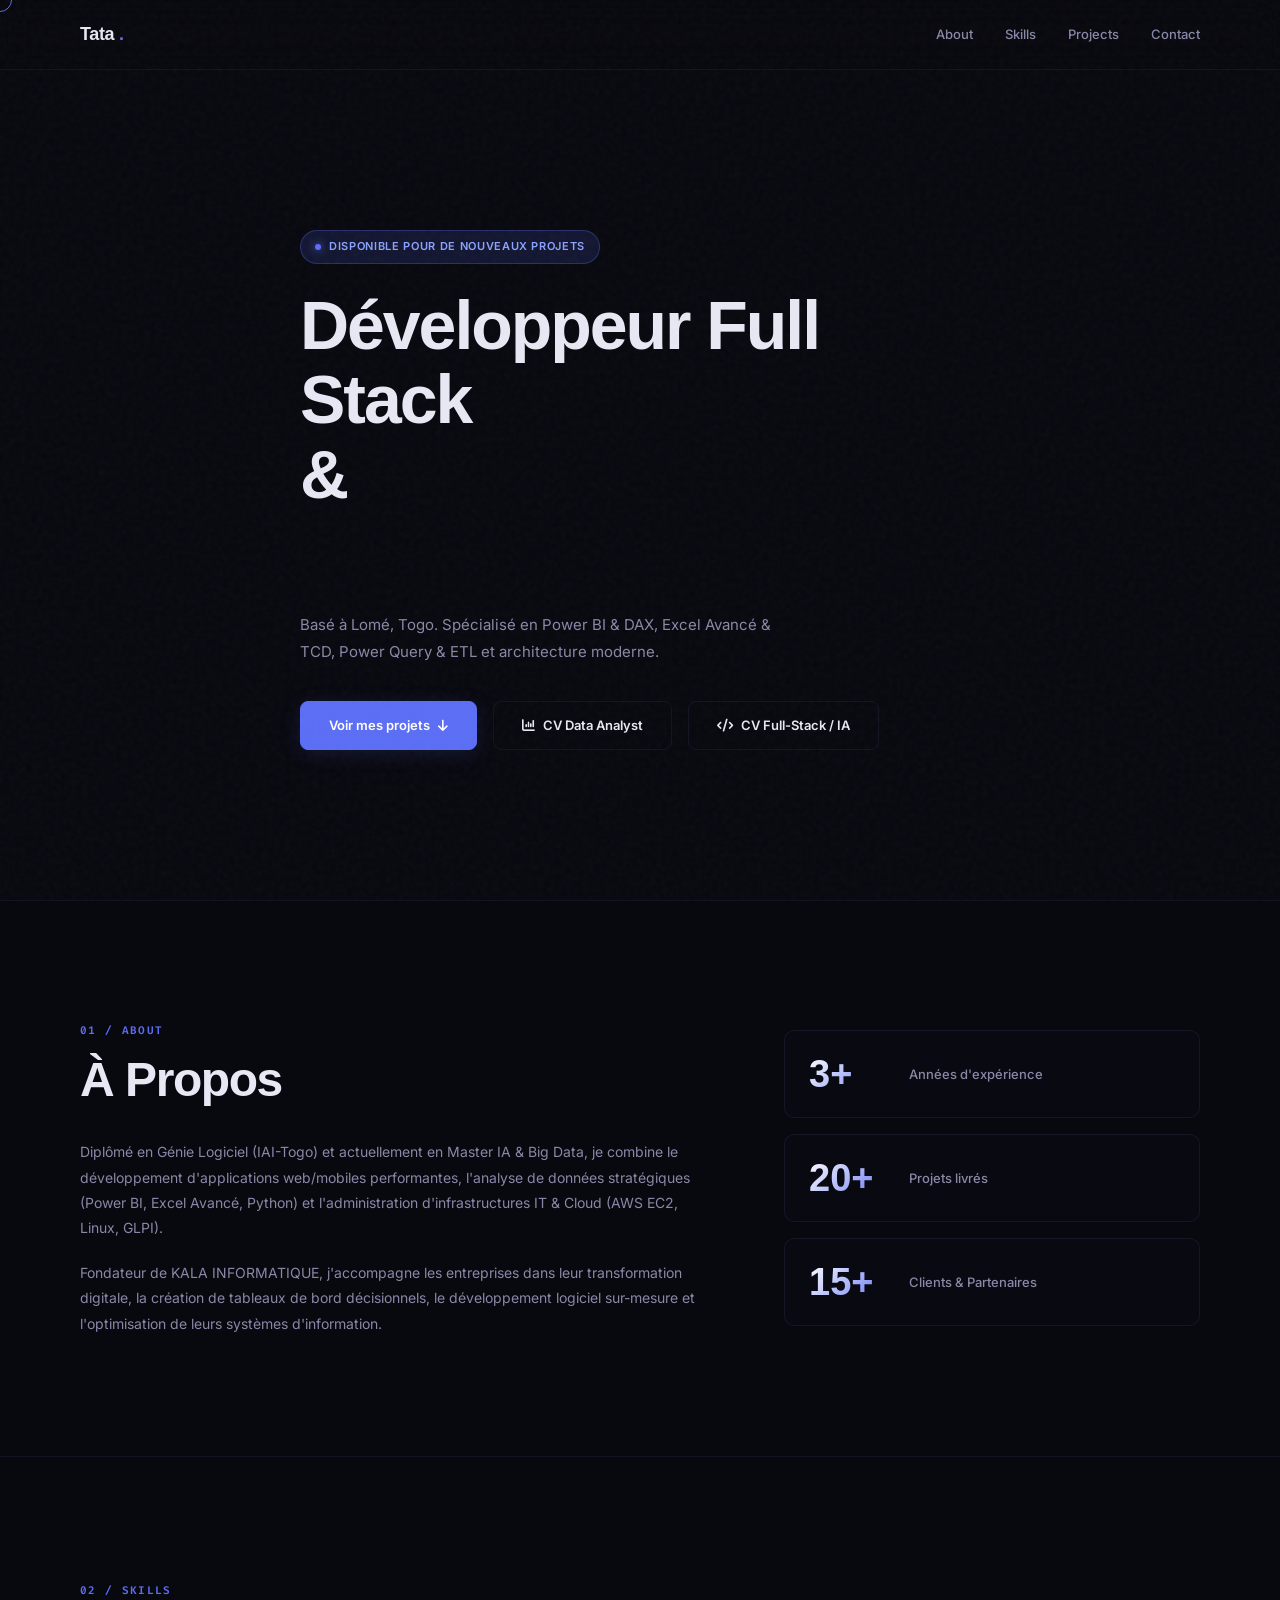
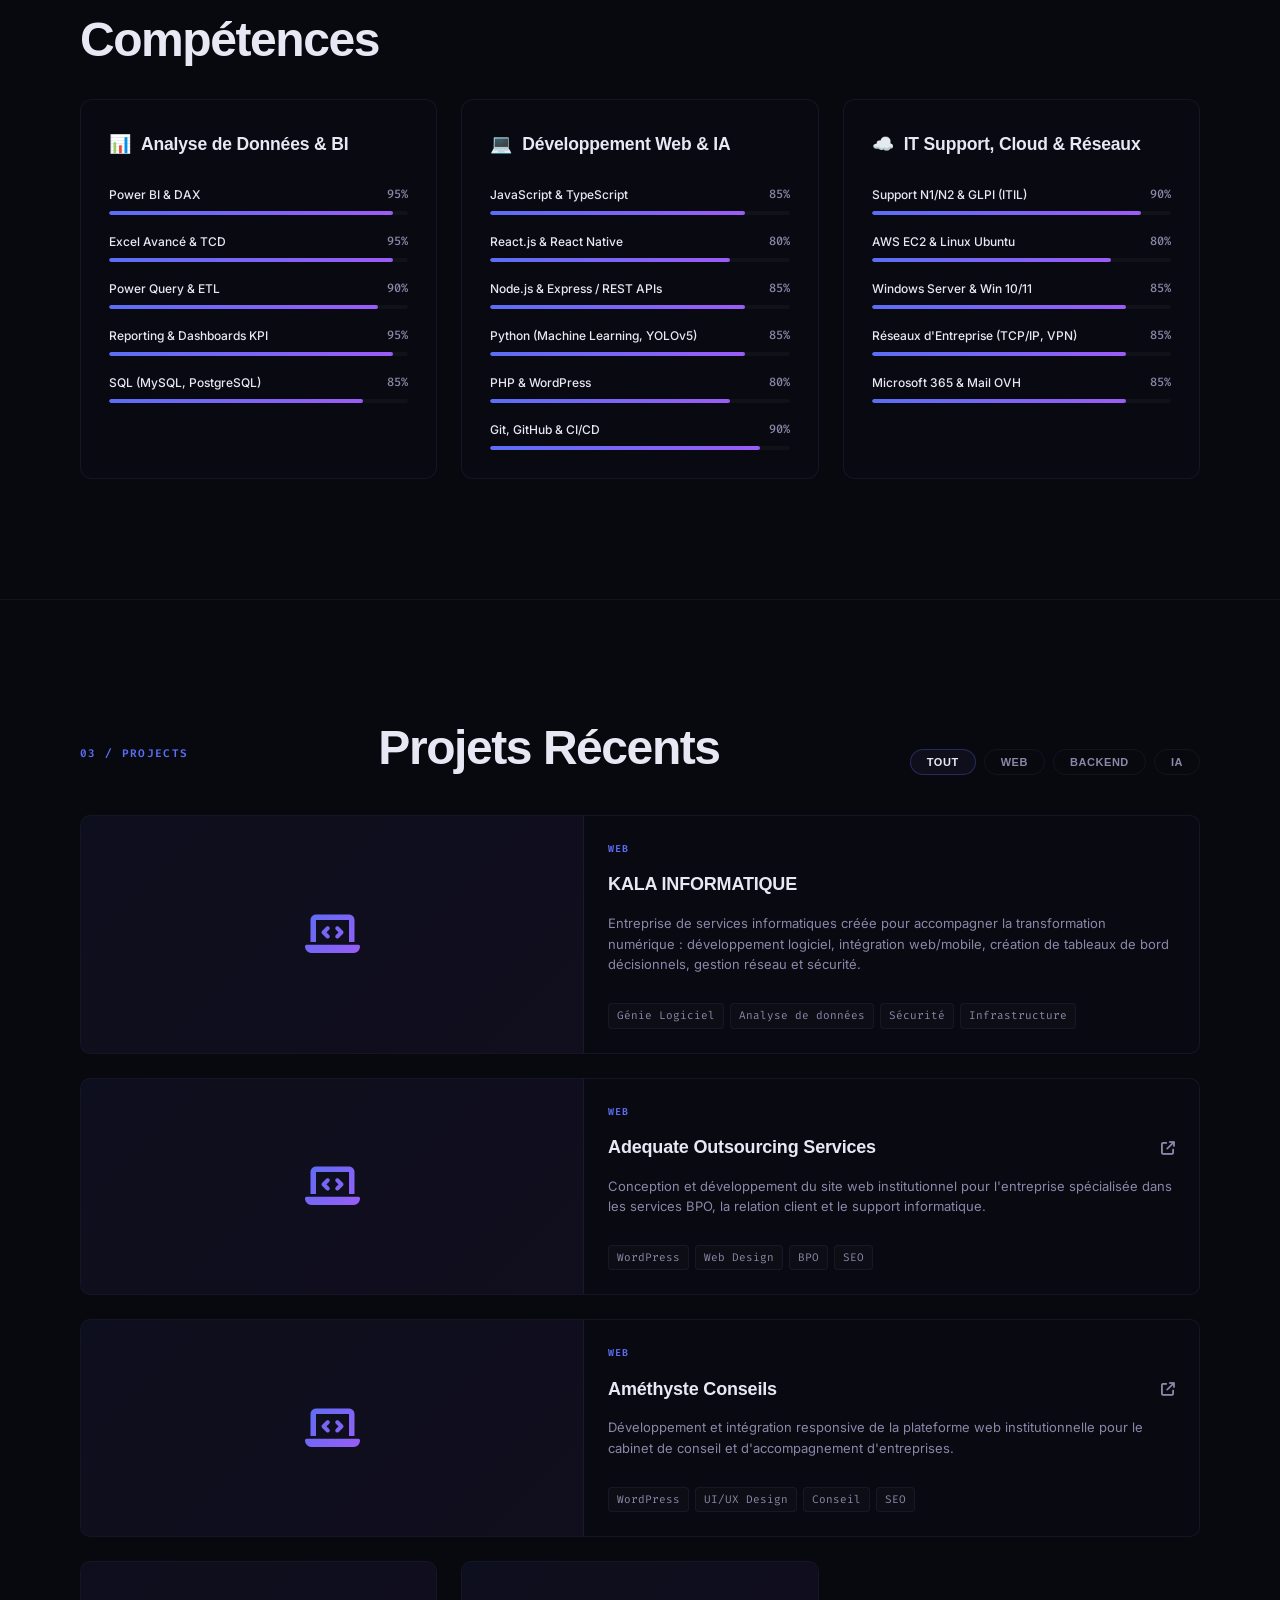
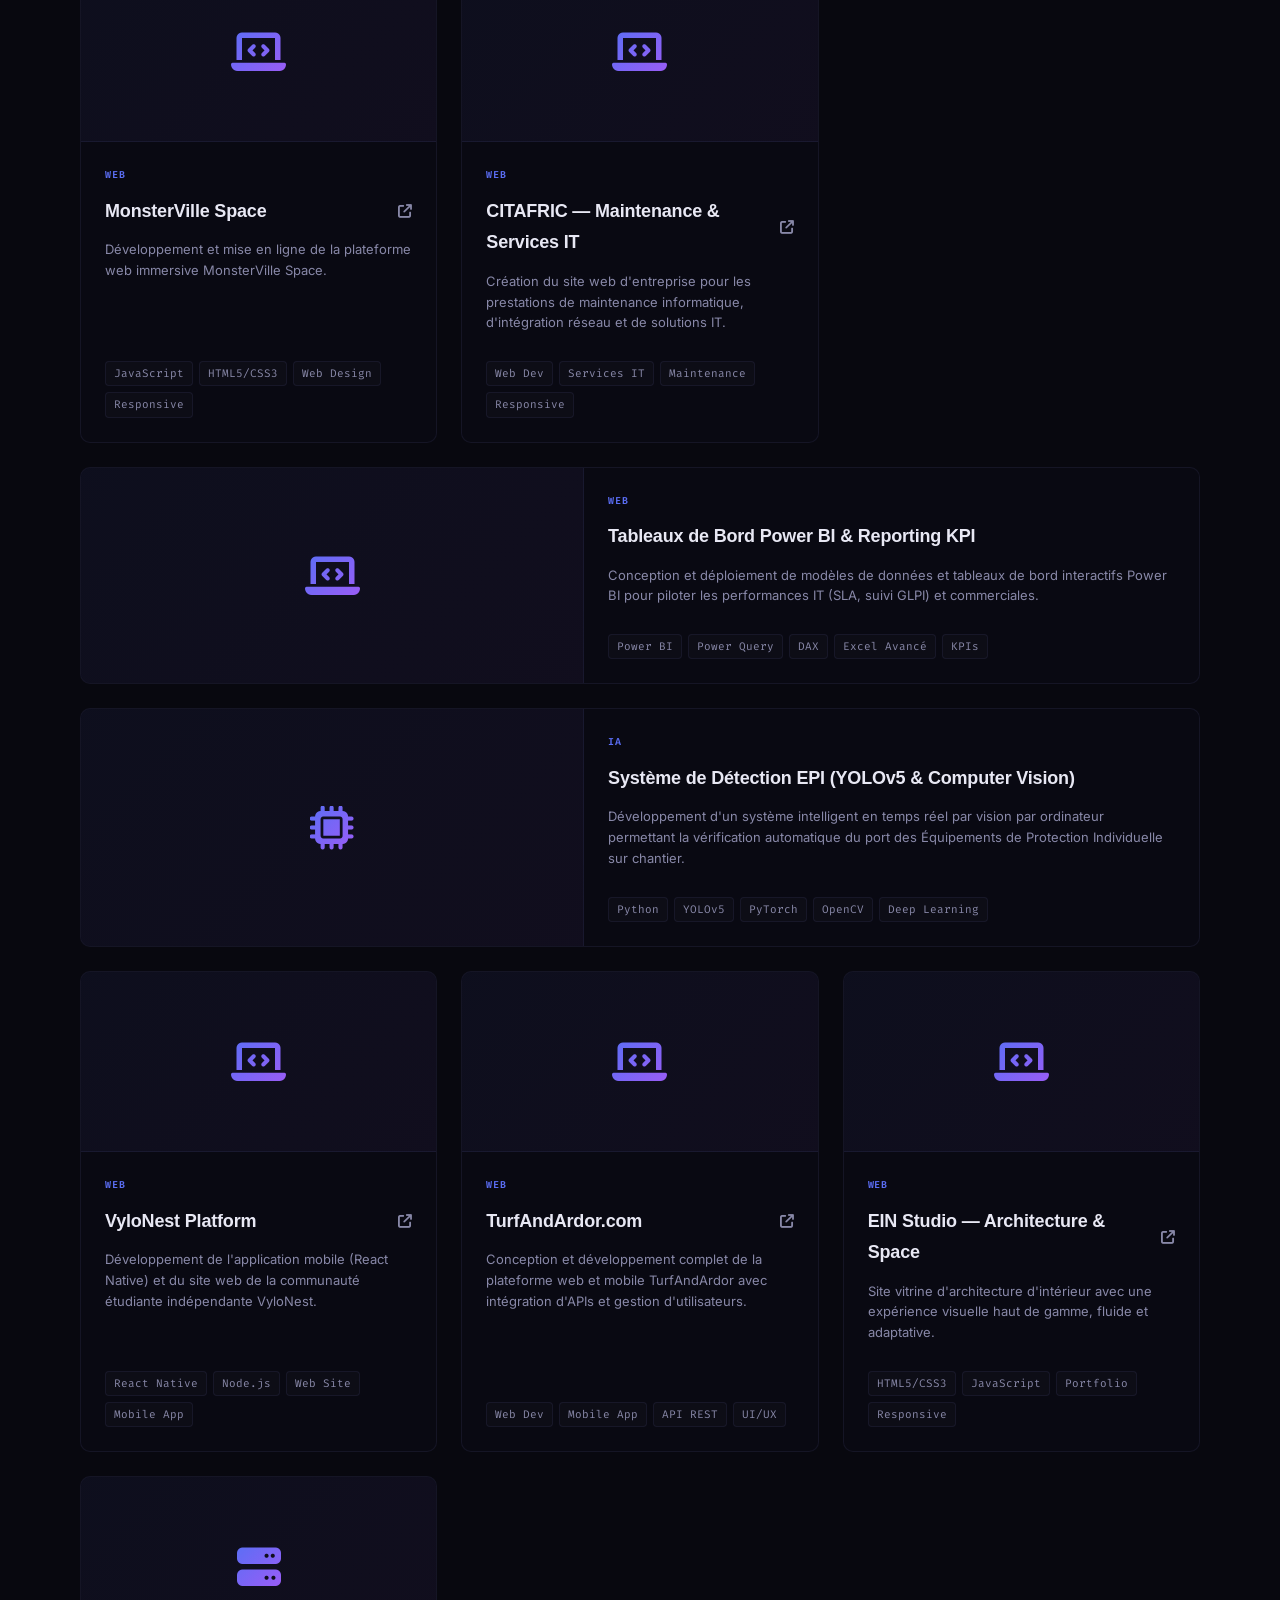
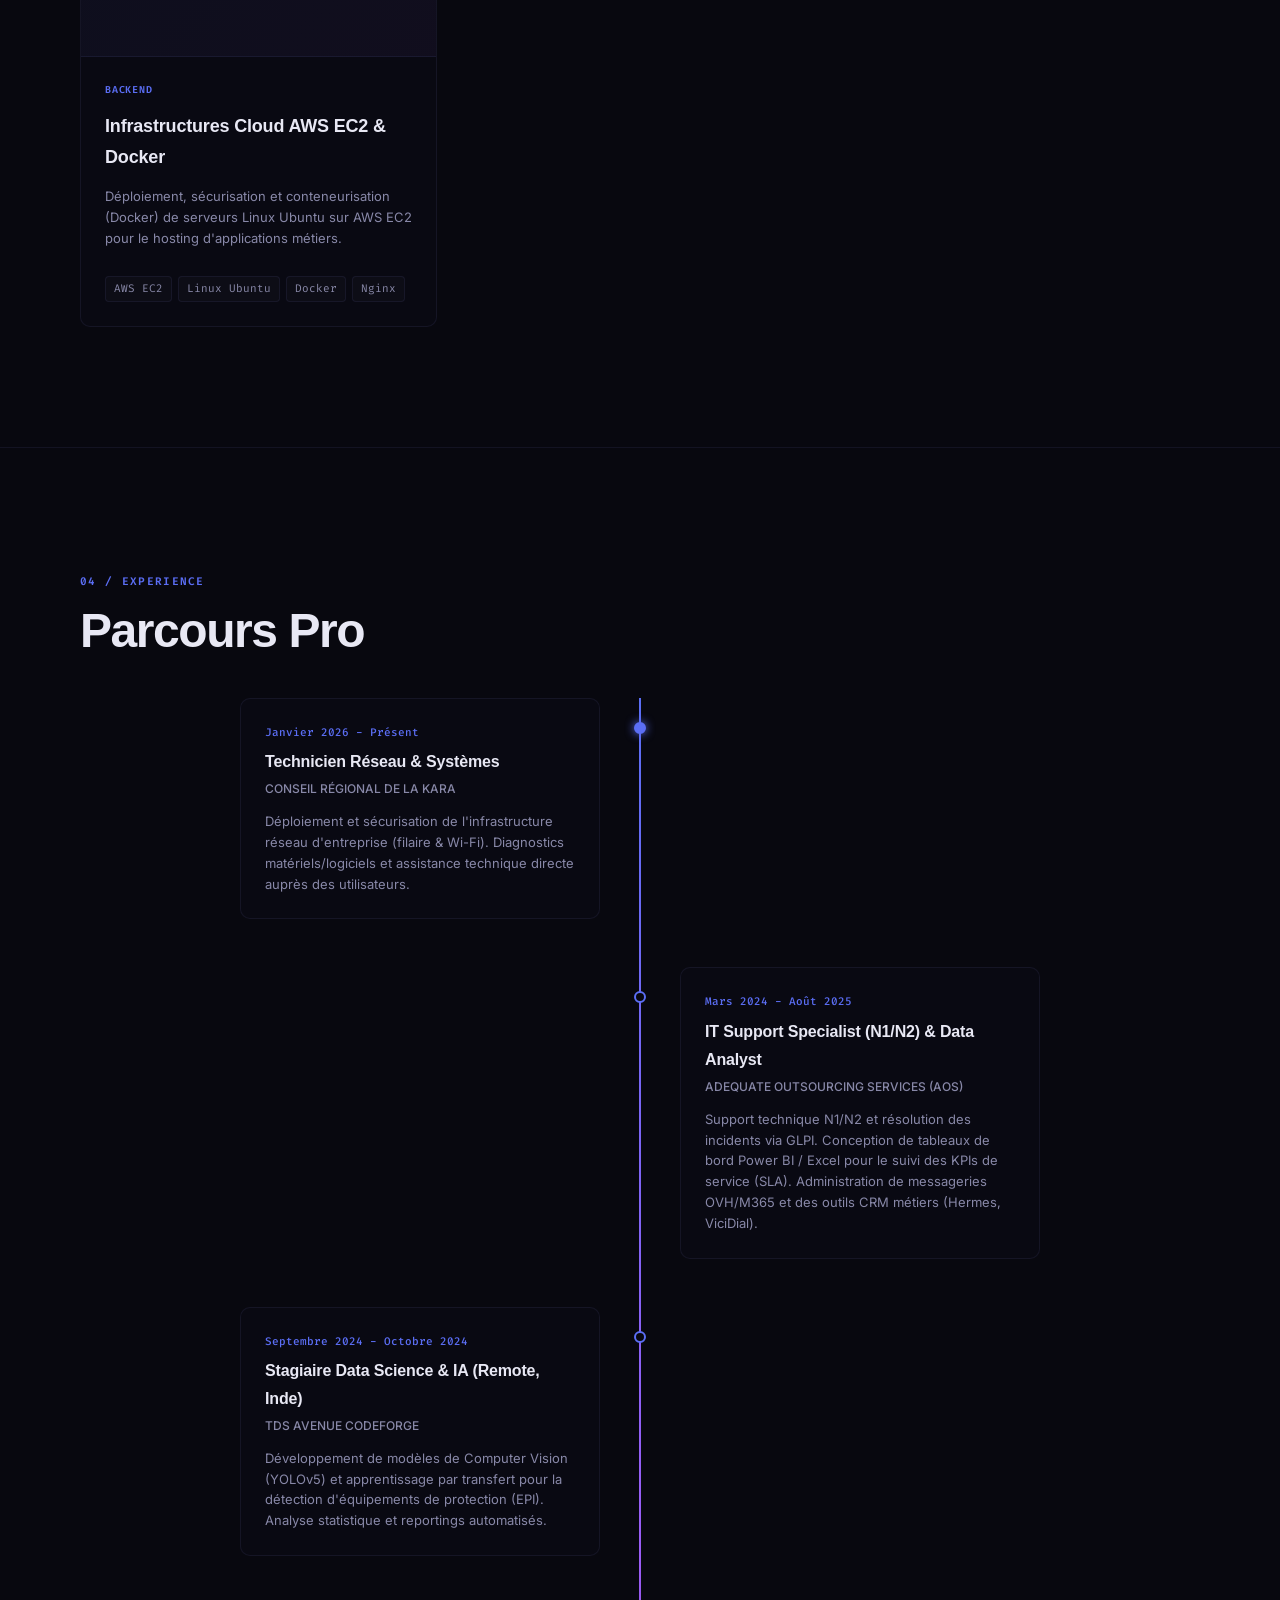
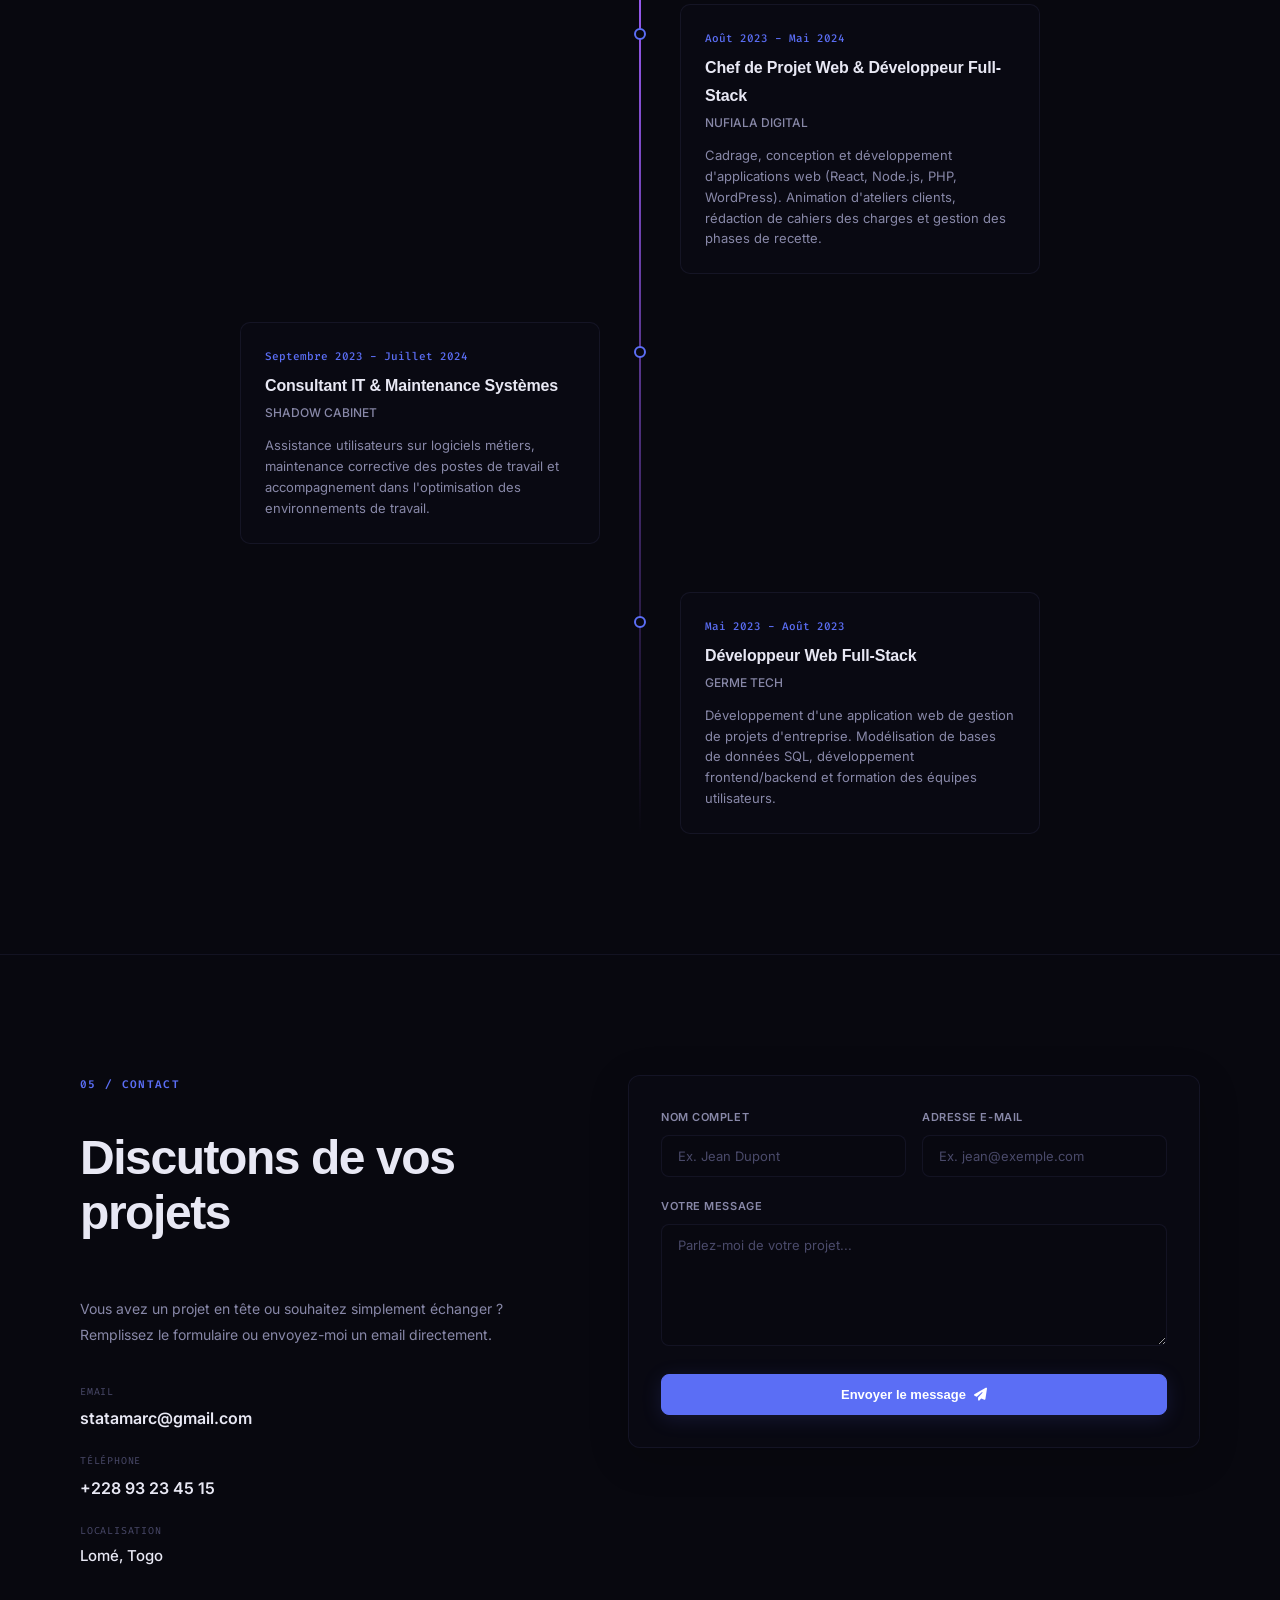
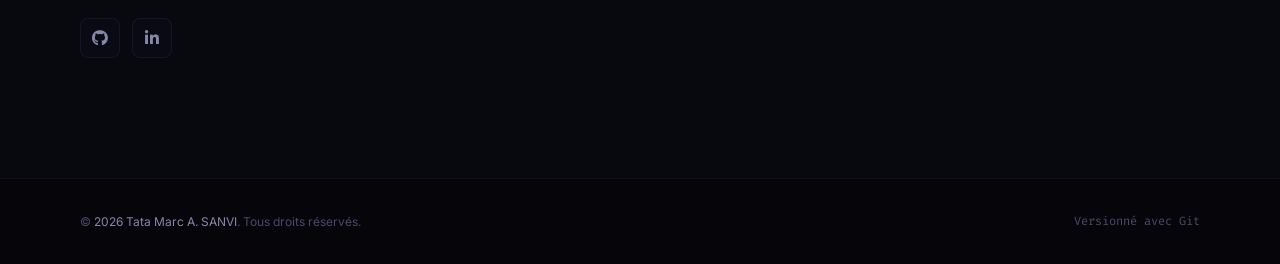
<file: index.html>
<!DOCTYPE html>
<html lang="fr">
<head>
    <meta charset="UTF-8">
    <meta name="viewport" content="width=device-width, initial-scale=1.0">
    <title>Marc-Antoine Sanvi | Développeur Full Stack Senior</title>
    <meta name="description" content="Portfolio professionnel de Marc-Antoine Sanvi, Développeur Full Stack Senior. Découvrez mes projets, compétences et expériences en ingénierie logicielle.">
    
    <!-- Open Graph Meta Tags for SEO -->
    <meta property="og:title" content="Marc-Antoine Sanvi | Développeur Full Stack Senior">
    <meta property="og:description" content="Découvrez mes créations et compétences techniques sur mon portfolio connecté à GitHub.">
    <meta property="og:type" content="website">
    
    <!-- Fonts from Fontshare & Google Fonts -->
    <link href="https://api.fontshare.com/v2/css?f[]=clash-display@700,800&f[]=satoshi@400,500,600,700&display=swap" rel="stylesheet">
    <link rel="preconnect" href="https://fonts.googleapis.com">
    <link rel="preconnect" href="https://fonts.gstatic.com" crossorigin>
    <link href="https://fonts.googleapis.com/css2?family=Fira+Code:wght@400;500&family=Inter:wght@400;500;600&display=swap" rel="stylesheet">
    
    <!-- Font Awesome Icons -->
    <link rel="stylesheet" href="https://cdnjs.cloudflare.com/ajax/libs/font-awesome/6.4.0/css/all.min.css">
    
    <link rel="stylesheet" href="style.css">
</head>
<body>
    <!-- Custom Interactive Cursor -->
    <div id="custom-cursor"></div>

    <!-- Scroll Progress Indicator -->
    <div id="scroll-progress"></div>

    <!-- Background Noise Overlay & Subtly Grid -->
    <div class="noise-overlay"></div>
    <div class="grid-background"></div>

    <!-- Interactive Background Particle Canvas -->
    <canvas id="particle-canvas"></canvas>

    <!-- Navigation Bar -->
    <header id="main-header">
        <div class="header-container">
            <a href="https://tatasanvi.github.io/portfolio/" class="logo" id="logo-link">
                <span class="logo-name">Marc-Antoine</span>
                <span class="logo-accent">.</span>
            </a>
            
            <nav id="nav-menu">
                <ul>
                    <li><a href="#about" class="nav-link">About</a></li>
                    <li><a href="#skills" class="nav-link">Skills</a></li>
                    <li><a href="#projects" class="nav-link">Projects</a></li>
                    <li><a href="#contact" class="nav-link">Contact</a></li>
                </ul>
            </nav>

            <div class="nav-toggle" id="nav-toggle-btn" aria-label="Toggle navigation menu">
                <div class="hamburger-bar"></div>
                <div class="hamburger-bar"></div>
            </div>
        </div>
    </header>

    <main>
        <!-- Hero Section -->
        <section id="hero" class="hero-section">
            <!-- Signature Oversized Background Text -->
            <div class="signature-bg-text" id="sig-bg-text">SANVI</div>
            
            <div class="container hero-container">
                <div class="hero-content">
                    <div class="availability-badge" id="availability-badge">
                        <span class="pulse-dot"></span>
                        <span class="availability-text">Disponible pour de nouveaux projets</span>
                    </div>
                    
                    <h1 class="hero-headline">
                        Développeur Full Stack <br>
                        & <span class="gradient-text dynamic-tagline" id="rotative-tagline">Architecte Web</span>
                    </h1>
                    
                    <p class="hero-subtext" id="hero-subtext-details">
                        Basé à Lomé, Togo. Spécialisé en React, Node.js et architecture cloud.
                    </p>
                    
                    <div class="hero-actions">
                        <a href="#projects" class="btn btn-primary interactive-element">Voir mes projets <i class="fa-solid fa-arrow-down icon-arrow-down"></i></a>
                        <a href="./CV-SANVI%20TATA/CV_Data_Analyst_PowerBI.html" target="_blank" class="btn btn-secondary interactive-element"><i class="fa-solid fa-chart-column"></i> CV Data Analyst</a>
                        <a href="./CV-SANVI%20TATA/CV_Developpeur_FullStack_IA.html" target="_blank" class="btn btn-secondary interactive-element"><i class="fa-solid fa-code"></i> CV Full-Stack / IA</a>
                    </div>
                </div>
            </div>
        </section>

        <!-- About Section -->
        <section id="about" class="about-section">
            <div class="container">
                <div class="about-grid">
                    <div class="about-text-content reveal-on-scroll">
                        <span class="section-num-tag">01 / ABOUT</span>
                        <h2 class="section-title">À Propos</h2>
                        <div class="about-paragraphs" id="about-bio-text">
                            <!-- Populated dynamically by JS -->
                        </div>
                    </div>
                    
                    <div class="about-stats-content reveal-on-scroll" id="stats-container">
                        <!-- Populated dynamically by JS -->
                    </div>
                </div>
            </div>
        </section>

        <!-- Skills Section -->
        <section id="skills" class="skills-section">
            <div class="container">
                <div class="skills-header reveal-on-scroll">
                    <span class="section-num-tag">02 / SKILLS</span>
                    <h2 class="section-title">Compétences</h2>
                </div>
                
                <div class="skills-grid" id="skills-categories-container">
                    <!-- Populated dynamically by JS -->
                </div>
            </div>
        </section>

        <!-- Projects Section -->
        <section id="projects" class="projects-section">
            <div class="container">
                <div class="projects-header reveal-on-scroll">
                    <span class="section-num-tag">03 / PROJECTS</span>
                    <h2 class="section-title">Projets Récents</h2>
                    
                    <!-- Categories filter -->
                    <div class="projects-filter" id="projects-filter-bar">
                        <button class="filter-btn active interactive-element" data-filter="all">Tout</button>
                        <button class="filter-btn interactive-element" data-filter="web">Web</button>
                        <button class="filter-btn interactive-element" data-filter="backend">Backend</button>
                        <button class="filter-btn interactive-element" data-filter="ia">IA</button>
                    </div>
                </div>
                
                <!-- Projects Grid -->
                <div class="projects-grid" id="projects-grid-container">
                    <!-- Populated dynamically by JS -->
                </div>
            </div>
        </section>

        <!-- Experience Section -->
        <section id="experience" class="experience-section">
            <div class="container">
                <div class="experience-header reveal-on-scroll">
                    <span class="section-num-tag">04 / EXPERIENCE</span>
                    <h2 class="section-title">Parcours Pro</h2>
                </div>
                
                <div class="timeline-wrapper" id="timeline-container">
                    <div class="timeline-line"></div>
                    <!-- Populated dynamically by JS -->
                </div>
            </div>
        </section>

        <!-- Contact Section -->
        <section id="contact" class="contact-section">
            <div class="container">
                <div class="contact-grid">
                    <div class="contact-left reveal-on-scroll">
                        <span class="section-num-tag">05 / CONTACT</span>
                        <h2 class="section-title">Discutons de vos projets</h2>
                        <p class="contact-description">
                            Vous avez un projet en tête ou souhaitez simplement échanger ? Remplissez le formulaire ou envoyez-moi un email directement.
                        </p>
                        
                        <div class="contact-info-list">
                            <div class="contact-info-item">
                                <span class="info-label-dim">EMAIL</span>
                                <div class="info-value-wrap">
                                    <a href="#" id="obfuscated-email" class="info-value-link interactive-element"></a>
                                </div>
                            </div>
                            <div class="contact-info-item">
                                <span class="info-label-dim">TÉLÉPHONE</span>
                                <div class="info-value-wrap">
                                    <a href="#" id="contact-phone" class="info-value-link interactive-element"></a>
                                </div>
                            </div>
                            <div class="contact-info-item">
                                <span class="info-label-dim">LOCALISATION</span>
                                <span class="info-value-text" id="contact-location"></span>
                            </div>
                        </div>

                        <div class="social-links-container" id="social-links">
                            <!-- Populated dynamically by JS -->
                        </div>
                    </div>
                    
                    <div class="contact-right reveal-on-scroll">
                        <div class="form-glass-panel">
                            <form id="portfolio-contact-form">
                                <div class="form-row">
                                    <div class="form-group">
                                        <label for="form-name">Nom complet</label>
                                        <input type="text" id="form-name" required placeholder="Ex. Jean Dupont" class="interactive-element">
                                    </div>
                                    <div class="form-group">
                                        <label for="form-email">Adresse e-mail</label>
                                        <input type="email" id="form-email" required placeholder="Ex. jean@exemple.com" class="interactive-element">
                                    </div>
                                </div>
                                <div class="form-group">
                                    <label for="form-message">Votre message</label>
                                    <textarea id="form-message" required rows="6" placeholder="Parlez-moi de votre projet..." class="interactive-element"></textarea>
                                </div>
                                <button type="submit" class="btn btn-primary btn-block interactive-element" id="form-submit-btn">
                                    Envoyer le message <i class="fa-solid fa-paper-plane icon-plane"></i>
                                </button>
                            </form>
                        </div>
                    </div>
                </div>
            </div>
        </section>
    </main>

    <!-- Footer -->
    <footer id="main-footer">
        <div class="container footer-container">
            <div class="footer-left">
                <p class="footer-copy">&copy; <span id="footer-year">2026</span> <span id="footer-name">Marc-Antoine SANVI</span>. Tous droits réservés.</p>
            </div>
            <div class="footer-right">
                <p class="footer-tech">Versionné avec Git</p>
            </div>
        </div>
    </footer>

    <!-- Back to Top Button -->
    <button id="back-to-top" class="interactive-element" aria-label="Back to top">
        <i class="fa-solid fa-arrow-up"></i>
    </button>

    <!-- Script JS -->
    <script src="portfolio.config.js"></script>
    <script src="script.js"></script>
</body>
</html>
</file>
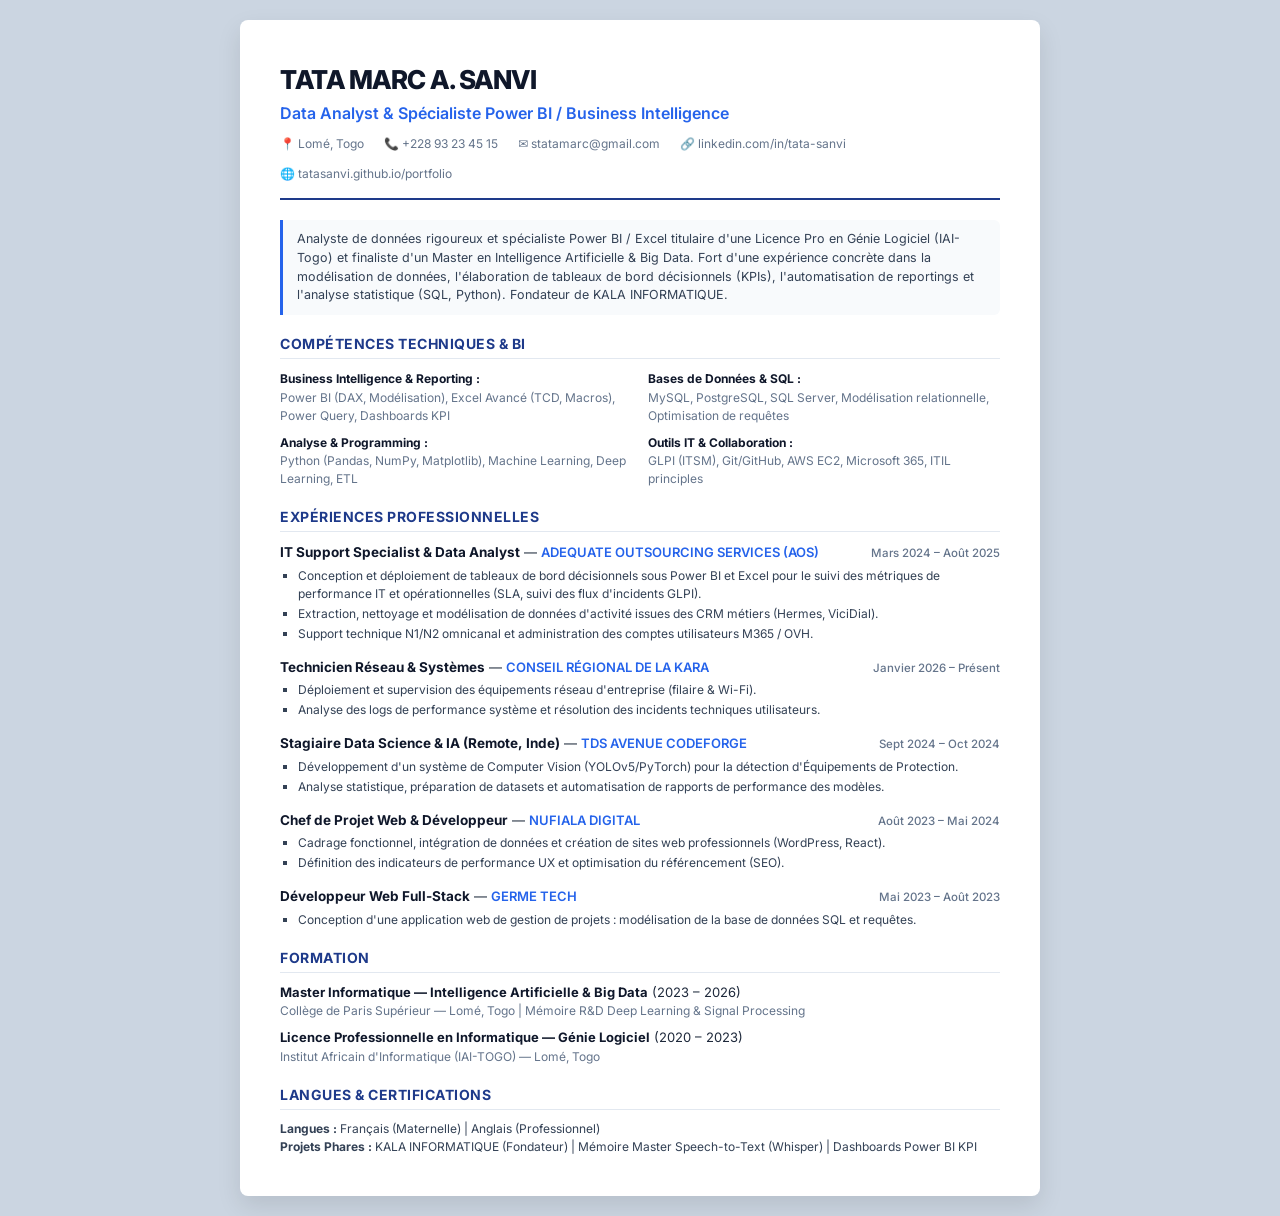
<file: CV-SANVI TATA/CV_Data_Analyst_PowerBI.html>
<!DOCTYPE html>
<html lang="fr">
<head>
    <meta charset="UTF-8">
    <meta name="viewport" content="width=device-width, initial-scale=1.0">
    <title>CV Tata Marc A. SANVI — Data Analyst & Power BI Specialist</title>
    <link href="https://fonts.googleapis.com/css2?family=Inter:wght@300;400;500;600;700&display=swap" rel="stylesheet">
    <style>
        :root {
            --primary: #1e3a8a;
            --primary-dark: #0f172a;
            --accent: #2563eb;
            --text: #1e293b;
            --text-light: #64748b;
            --bg: #ffffff;
            --card-bg: #f8fafc;
            --border: #e2e8f0;
        }
        * { box-sizing: border-box; margin: 0; padding: 0; }
        body {
            font-family: 'Inter', system-ui, -apple-system, sans-serif;
            color: var(--text);
            background: #cbd5e1;
            padding: 20px;
            line-height: 1.5;
            font-size: 13px;
        }
        .cv-page {
            background: var(--bg);
            max-width: 800px;
            margin: 0 auto;
            padding: 40px;
            box-shadow: 0 10px 25px rgba(0,0,0,0.1);
            border-radius: 8px;
        }
        header {
            border-bottom: 2px solid var(--primary);
            padding-bottom: 15px;
            margin-bottom: 20px;
        }
        .name {
            font-size: 26px;
            font-weight: 800;
            color: var(--primary-dark);
            letter-spacing: -0.5px;
            text-transform: uppercase;
        }
        .title {
            font-size: 16px;
            font-weight: 600;
            color: var(--accent);
            margin-top: 2px;
        }
        .contact-bar {
            display: flex;
            flex-wrap: wrap;
            gap: 12px 20px;
            margin-top: 10px;
            font-size: 12px;
            color: var(--text-light);
        }
        .contact-item a {
            color: var(--text-light);
            text-decoration: none;
        }
        .section-title {
            font-size: 14px;
            font-weight: 700;
            text-transform: uppercase;
            letter-spacing: 0.5px;
            color: var(--primary);
            border-bottom: 1px solid var(--border);
            padding-bottom: 4px;
            margin: 18px 0 10px 0;
        }
        .summary {
            font-size: 12.5px;
            color: #334155;
            background: var(--card-bg);
            padding: 10px 14px;
            border-left: 3px solid var(--accent);
            border-radius: 0 6px 6px 0;
            margin-bottom: 15px;
        }
        .skills-grid {
            display: grid;
            grid-template-columns: repeat(2, 1fr);
            gap: 8px 16px;
        }
        .skill-group strong {
            color: var(--primary-dark);
            font-size: 12px;
        }
        .skill-group p {
            font-size: 12px;
            color: var(--text-light);
        }
        .job {
            margin-bottom: 14px;
        }
        .job-header {
            display: flex;
            justify-content: space-between;
            align-items: baseline;
        }
        .job-role {
            font-weight: 700;
            font-size: 13.5px;
            color: var(--primary-dark);
        }
        .job-company {
            font-weight: 600;
            color: var(--accent);
        }
        .job-date {
            font-size: 11.5px;
            color: var(--text-light);
            font-weight: 500;
        }
        .job ul {
            list-style: square;
            padding-left: 18px;
            margin-top: 4px;
        }
        .job li {
            font-size: 12px;
            margin-bottom: 2px;
            color: #334155;
        }
        .edu-item {
            margin-bottom: 8px;
        }
        .edu-degree {
            font-weight: 700;
            color: var(--primary-dark);
            font-size: 13px;
        }
        .edu-school {
            font-size: 12px;
            color: var(--text-light);
        }
        @media print {
            body { background: white; padding: 0; }
            .cv-page { box-shadow: none; border-radius: 0; padding: 30px; max-width: 100%; }
            .no-print { display: none; }
        }
    </style>
</head>
<body>
    <div class="cv-page">
        <header>
            <div class="name">Tata Marc A. SANVI</div>
            <div class="title">Data Analyst & Spécialiste Power BI / Business Intelligence</div>
            <div class="contact-bar">
                <span class="contact-item">📍 Lomé, Togo</span>
                <span class="contact-item">📞 +228 93 23 45 15</span>
                <span class="contact-item">✉️ <a href="mailto:statamarc@gmail.com">statamarc@gmail.com</a></span>
                <span class="contact-item">🔗 <a href="https://www.linkedin.com/in/tata-sanvi" target="_blank">linkedin.com/in/tata-sanvi</a></span>
                <span class="contact-item">🌐 <a href="https://tatasanvi.github.io/portfolio" target="_blank">tatasanvi.github.io/portfolio</a></span>
            </div>
        </header>

        <div class="summary">
            Analyste de données rigoureux et spécialiste Power BI / Excel titulaire d'une Licence Pro en Génie Logiciel (IAI-Togo) et finaliste d'un Master en Intelligence Artificielle & Big Data. Fort d'une expérience concrète dans la modélisation de données, l'élaboration de tableaux de bord décisionnels (KPIs), l'automatisation de reportings et l'analyse statistique (SQL, Python). Fondateur de KALA INFORMATIQUE.
        </div>

        <div class="section-title">Compétences Techniques & BI</div>
        <div class="skills-grid">
            <div class="skill-group">
                <strong>Business Intelligence & Reporting :</strong>
                <p>Power BI (DAX, Modélisation), Excel Avancé (TCD, Macros), Power Query, Dashboards KPI</p>
            </div>
            <div class="skill-group">
                <strong>Bases de Données & SQL :</strong>
                <p>MySQL, PostgreSQL, SQL Server, Modélisation relationnelle, Optimisation de requêtes</p>
            </div>
            <div class="skill-group">
                <strong>Analyse & Programming :</strong>
                <p>Python (Pandas, NumPy, Matplotlib), Machine Learning, Deep Learning, ETL</p>
            </div>
            <div class="skill-group">
                <strong>Outils IT & Collaboration :</strong>
                <p>GLPI (ITSM), Git/GitHub, AWS EC2, Microsoft 365, ITIL principles</p>
            </div>
        </div>

        <div class="section-title">Expériences Professionnelles</div>

        <div class="job">
            <div class="job-header">
                <div><span class="job-role">IT Support Specialist & Data Analyst</span> — <span class="job-company">ADEQUATE OUTSOURCING SERVICES (AOS)</span></div>
                <div class="job-date">Mars 2024 – Août 2025</div>
            </div>
            <ul>
                <li>Conception et déploiement de tableaux de bord décisionnels sous Power BI et Excel pour le suivi des métriques de performance IT et opérationnelles (SLA, suivi des flux d'incidents GLPI).</li>
                <li>Extraction, nettoyage et modélisation de données d'activité issues des CRM métiers (Hermes, ViciDial).</li>
                <li>Support technique N1/N2 omnicanal et administration des comptes utilisateurs M365 / OVH.</li>
            </ul>
        </div>

        <div class="job">
            <div class="job-header">
                <div><span class="job-role">Technicien Réseau & Systèmes</span> — <span class="job-company">CONSEIL RÉGIONAL DE LA KARA</span></div>
                <div class="job-date">Janvier 2026 – Présent</div>
            </div>
            <ul>
                <li>Déploiement et supervision des équipements réseau d'entreprise (filaire & Wi-Fi).</li>
                <li>Analyse des logs de performance système et résolution des incidents techniques utilisateurs.</li>
            </ul>
        </div>

        <div class="job">
            <div class="job-header">
                <div><span class="job-role">Stagiaire Data Science & IA (Remote, Inde)</span> — <span class="job-company">TDS AVENUE CODEFORGE</span></div>
                <div class="job-date">Sept 2024 – Oct 2024</div>
            </div>
            <ul>
                <li>Développement d'un système de Computer Vision (YOLOv5/PyTorch) pour la détection d'Équipements de Protection.</li>
                <li>Analyse statistique, préparation de datasets et automatisation de rapports de performance des modèles.</li>
            </ul>
        </div>

        <div class="job">
            <div class="job-header">
                <div><span class="job-role">Chef de Projet Web & Développeur</span> — <span class="job-company">NUFIALA DIGITAL</span></div>
                <div class="job-date">Août 2023 – Mai 2024</div>
            </div>
            <ul>
                <li>Cadrage fonctionnel, intégration de données et création de sites web professionnels (WordPress, React).</li>
                <li>Définition des indicateurs de performance UX et optimisation du référencement (SEO).</li>
            </ul>
        </div>

        <div class="job">
            <div class="job-header">
                <div><span class="job-role">Développeur Web Full-Stack</span> — <span class="job-company">GERME TECH</span></div>
                <div class="job-date">Mai 2023 – Août 2023</div>
            </div>
            <ul>
                <li>Conception d'une application web de gestion de projets : modélisation de la base de données SQL et requêtes.</li>
            </ul>
        </div>

        <div class="section-title">Formation</div>
        <div class="edu-item">
            <span class="edu-degree">Master Informatique — Intelligence Artificielle & Big Data</span> (2023 – 2026)
            <div class="edu-school">Collège de Paris Supérieur — Lomé, Togo | Mémoire R&D Deep Learning & Signal Processing</div>
        </div>
        <div class="edu-item">
            <span class="edu-degree">Licence Professionnelle en Informatique — Génie Logiciel</span> (2020 – 2023)
            <div class="edu-school">Institut Africain d'Informatique (IAI-TOGO) — Lomé, Togo</div>
        </div>

        <div class="section-title">Langues & Certifications</div>
        <p style="font-size:12px; color:#334155;">
            <strong>Langues :</strong> Français (Maternelle) | Anglais (Professionnel)<br>
            <strong>Projets Phares :</strong> KALA INFORMATIQUE (Fondateur) | Mémoire Master Speech-to-Text (Whisper) | Dashboards Power BI KPI
        </p>
    </div>
</body>
</html>
</file>
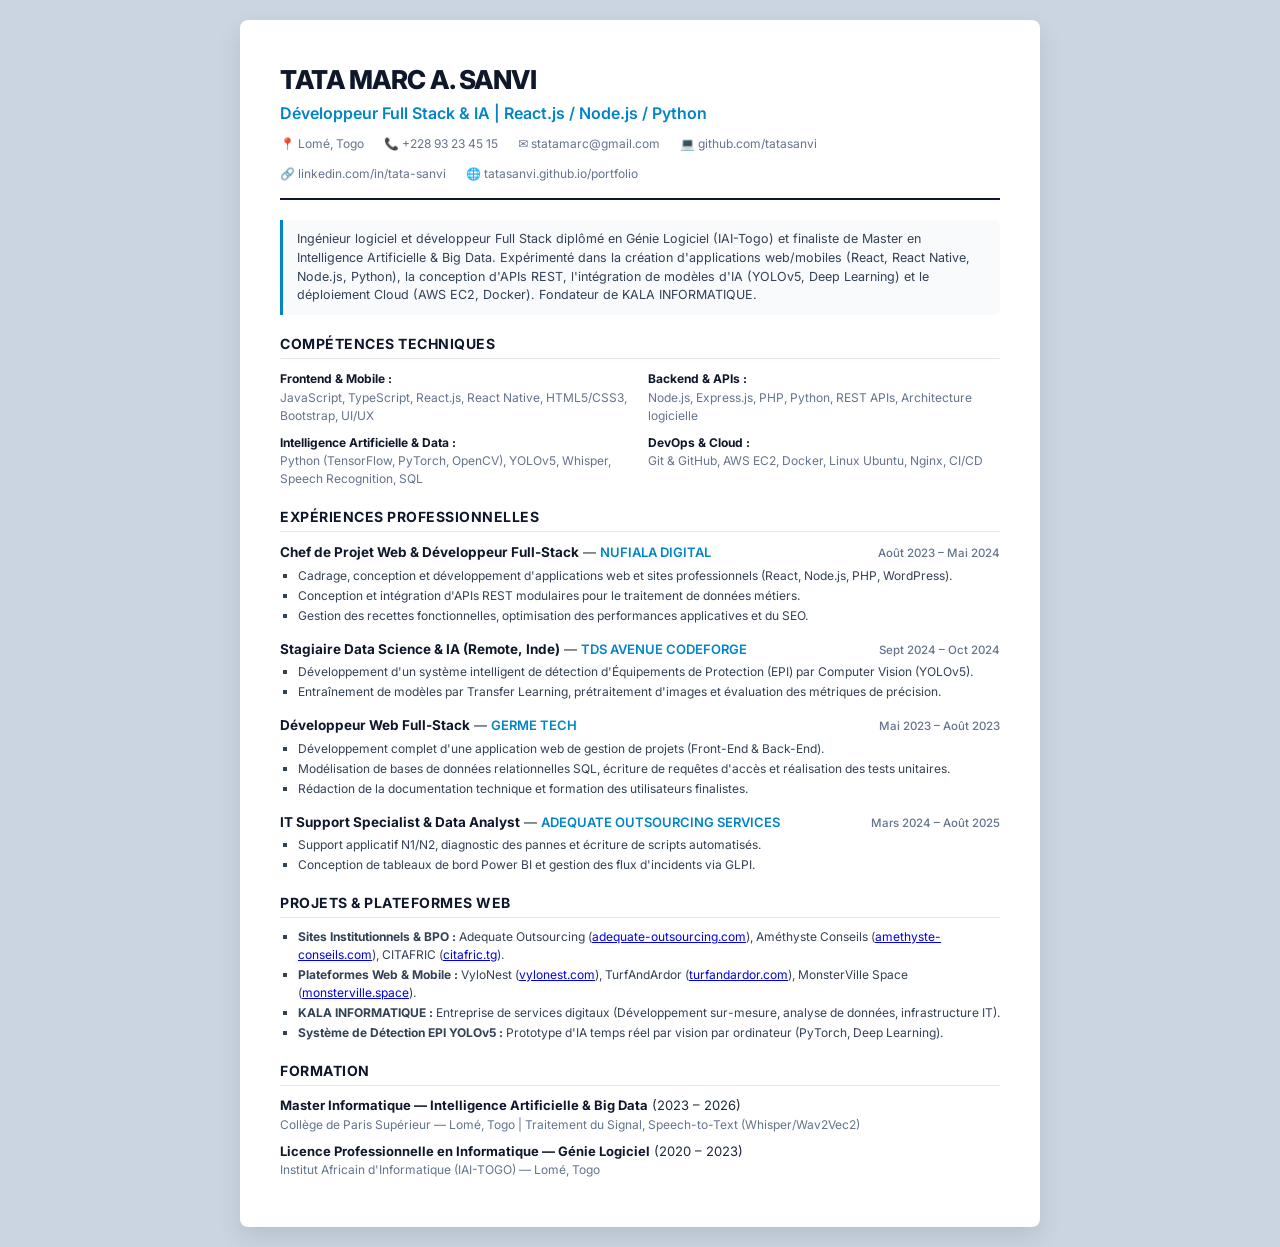
<file: CV-SANVI TATA/CV_Developpeur_FullStack_IA.html>
<!DOCTYPE html>
<html lang="fr">
<head>
    <meta charset="UTF-8">
    <meta name="viewport" content="width=device-width, initial-scale=1.0">
    <title>CV Tata Marc A. SANVI — Développeur Full Stack & IA</title>
    <link href="https://fonts.googleapis.com/css2?family=Inter:wght@300;400;500;600;700&display=swap" rel="stylesheet">
    <style>
        :root {
            --primary: #0f172a;
            --accent: #0284c7;
            --text: #1e293b;
            --text-light: #64748b;
            --bg: #ffffff;
            --card-bg: #f8fafc;
            --border: #e2e8f0;
        }
        * { box-sizing: border-box; margin: 0; padding: 0; }
        body {
            font-family: 'Inter', system-ui, -apple-system, sans-serif;
            color: var(--text);
            background: #cbd5e1;
            padding: 20px;
            line-height: 1.5;
            font-size: 13px;
        }
        .cv-page {
            background: var(--bg);
            max-width: 800px;
            margin: 0 auto;
            padding: 40px;
            box-shadow: 0 10px 25px rgba(0,0,0,0.1);
            border-radius: 8px;
        }
        header {
            border-bottom: 2px solid var(--primary);
            padding-bottom: 15px;
            margin-bottom: 20px;
        }
        .name {
            font-size: 26px;
            font-weight: 800;
            color: var(--primary);
            letter-spacing: -0.5px;
            text-transform: uppercase;
        }
        .title {
            font-size: 16px;
            font-weight: 600;
            color: var(--accent);
            margin-top: 2px;
        }
        .contact-bar {
            display: flex;
            flex-wrap: wrap;
            gap: 12px 20px;
            margin-top: 10px;
            font-size: 12px;
            color: var(--text-light);
        }
        .contact-item a {
            color: var(--text-light);
            text-decoration: none;
        }
        .section-title {
            font-size: 14px;
            font-weight: 700;
            text-transform: uppercase;
            letter-spacing: 0.5px;
            color: var(--primary);
            border-bottom: 1px solid var(--border);
            padding-bottom: 4px;
            margin: 18px 0 10px 0;
        }
        .summary {
            font-size: 12.5px;
            color: #334155;
            background: var(--card-bg);
            padding: 10px 14px;
            border-left: 3px solid var(--accent);
            border-radius: 0 6px 6px 0;
            margin-bottom: 15px;
        }
        .skills-grid {
            display: grid;
            grid-template-columns: repeat(2, 1fr);
            gap: 8px 16px;
        }
        .skill-group strong {
            color: var(--primary);
            font-size: 12px;
        }
        .skill-group p {
            font-size: 12px;
            color: var(--text-light);
        }
        .job {
            margin-bottom: 14px;
        }
        .job-header {
            display: flex;
            justify-content: space-between;
            align-items: baseline;
        }
        .job-role {
            font-weight: 700;
            font-size: 13.5px;
            color: var(--primary);
        }
        .job-company {
            font-weight: 600;
            color: var(--accent);
        }
        .job-date {
            font-size: 11.5px;
            color: var(--text-light);
            font-weight: 500;
        }
        .job ul {
            list-style: square;
            padding-left: 18px;
            margin-top: 4px;
        }
        .job li {
            font-size: 12px;
            margin-bottom: 2px;
            color: #334155;
        }
        .edu-item {
            margin-bottom: 8px;
        }
        .edu-degree {
            font-weight: 700;
            color: var(--primary);
            font-size: 13px;
        }
        .edu-school {
            font-size: 12px;
            color: var(--text-light);
        }
        @media print {
            body { background: white; padding: 0; }
            .cv-page { box-shadow: none; border-radius: 0; padding: 30px; max-width: 100%; }
            .no-print { display: none; }
        }
    </style>
</head>
<body>
    <div class="cv-page">
        <header>
            <div class="name">Tata Marc A. SANVI</div>
            <div class="title">Développeur Full Stack & IA | React.js / Node.js / Python</div>
            <div class="contact-bar">
                <span class="contact-item">📍 Lomé, Togo</span>
                <span class="contact-item">📞 +228 93 23 45 15</span>
                <span class="contact-item">✉️ <a href="mailto:statamarc@gmail.com">statamarc@gmail.com</a></span>
                <span class="contact-item">💻 <a href="https://github.com/tatasanvi" target="_blank">github.com/tatasanvi</a></span>
                <span class="contact-item">🔗 <a href="https://www.linkedin.com/in/tata-sanvi" target="_blank">linkedin.com/in/tata-sanvi</a></span>
                <span class="contact-item">🌐 <a href="https://tatasanvi.github.io/portfolio" target="_blank">tatasanvi.github.io/portfolio</a></span>
            </div>
        </header>

        <div class="summary">
            Ingénieur logiciel et développeur Full Stack diplômé en Génie Logiciel (IAI-Togo) et finaliste de Master en Intelligence Artificielle & Big Data. Expérimenté dans la création d'applications web/mobiles (React, React Native, Node.js, Python), la conception d'APIs REST, l'intégration de modèles d'IA (YOLOv5, Deep Learning) et le déploiement Cloud (AWS EC2, Docker). Fondateur de KALA INFORMATIQUE.
        </div>

        <div class="section-title">Compétences Techniques</div>
        <div class="skills-grid">
            <div class="skill-group">
                <strong>Frontend & Mobile :</strong>
                <p>JavaScript, TypeScript, React.js, React Native, HTML5/CSS3, Bootstrap, UI/UX</p>
            </div>
            <div class="skill-group">
                <strong>Backend & APIs :</strong>
                <p>Node.js, Express.js, PHP, Python, REST APIs, Architecture logicielle</p>
            </div>
            <div class="skill-group">
                <strong>Intelligence Artificielle & Data :</strong>
                <p>Python (TensorFlow, PyTorch, OpenCV), YOLOv5, Whisper, Speech Recognition, SQL</p>
            </div>
            <div class="skill-group">
                <strong>DevOps & Cloud :</strong>
                <p>Git & GitHub, AWS EC2, Docker, Linux Ubuntu, Nginx, CI/CD</p>
            </div>
        </div>

        <div class="section-title">Expériences Professionnelles</div>

        <div class="job">
            <div class="job-header">
                <div><span class="job-role">Chef de Projet Web & Développeur Full-Stack</span> — <span class="job-company">NUFIALA DIGITAL</span></div>
                <div class="job-date">Août 2023 – Mai 2024</div>
            </div>
            <ul>
                <li>Cadrage, conception et développement d'applications web et sites professionnels (React, Node.js, PHP, WordPress).</li>
                <li>Conception et intégration d'APIs REST modulaires pour le traitement de données métiers.</li>
                <li>Gestion des recettes fonctionnelles, optimisation des performances applicatives et du SEO.</li>
            </ul>
        </div>

        <div class="job">
            <div class="job-header">
                <div><span class="job-role">Stagiaire Data Science & IA (Remote, Inde)</span> — <span class="job-company">TDS AVENUE CODEFORGE</span></div>
                <div class="job-date">Sept 2024 – Oct 2024</div>
            </div>
            <ul>
                <li>Développement d'un système intelligent de détection d'Équipements de Protection (EPI) par Computer Vision (YOLOv5).</li>
                <li>Entraînement de modèles par Transfer Learning, prétraitement d'images et évaluation des métriques de précision.</li>
            </ul>
        </div>

        <div class="job">
            <div class="job-header">
                <div><span class="job-role">Développeur Web Full-Stack</span> — <span class="job-company">GERME TECH</span></div>
                <div class="job-date">Mai 2023 – Août 2023</div>
            </div>
            <ul>
                <li>Développement complet d'une application web de gestion de projets (Front-End & Back-End).</li>
                <li>Modélisation de bases de données relationnelles SQL, écriture de requêtes d'accès et réalisation des tests unitaires.</li>
                <li>Rédaction de la documentation technique et formation des utilisateurs finalistes.</li>
            </ul>
        </div>

        <div class="job">
            <div class="job-header">
                <div><span class="job-role">IT Support Specialist & Data Analyst</span> — <span class="job-company">ADEQUATE OUTSOURCING SERVICES</span></div>
                <div class="job-date">Mars 2024 – Août 2025</div>
            </div>
            <ul>
                <li>Support applicatif N1/N2, diagnostic des pannes et écriture de scripts automatisés.</li>
                <li>Conception de tableaux de bord Power BI et gestion des flux d'incidents via GLPI.</li>
            </ul>
        </div>

        <div class="section-title">Projets & Plateformes Web</div>
        <div class="job">
            <ul>
                <li><strong>Sites Institutionnels & BPO :</strong> Adequate Outsourcing (<a href="https://adequate-outsourcing.com/" target="_blank">adequate-outsourcing.com</a>), Améthyste Conseils (<a href="https://amethyste-conseils.com/" target="_blank">amethyste-conseils.com</a>), CITAFRIC (<a href="https://citafric.tg/maintenance-3/" target="_blank">citafric.tg</a>).</li>
                <li><strong>Plateformes Web & Mobile :</strong> VyloNest (<a href="https://vylonest.com" target="_blank">vylonest.com</a>), TurfAndArdor (<a href="https://turfandardor.com" target="_blank">turfandardor.com</a>), MonsterVille Space (<a href="https://monsterville.space/" target="_blank">monsterville.space</a>).</li>
                <li><strong>KALA INFORMATIQUE :</strong> Entreprise de services digitaux (Développement sur-mesure, analyse de données, infrastructure IT).</li>
                <li><strong>Système de Détection EPI YOLOv5 :</strong> Prototype d'IA temps réel par vision par ordinateur (PyTorch, Deep Learning).</li>
            </ul>
        </div>

        <div class="section-title">Formation</div>
        <div class="edu-item">
            <span class="edu-degree">Master Informatique — Intelligence Artificielle & Big Data</span> (2023 – 2026)
            <div class="edu-school">Collège de Paris Supérieur — Lomé, Togo | Traitement du Signal, Speech-to-Text (Whisper/Wav2Vec2)</div>
        </div>
        <div class="edu-item">
            <span class="edu-degree">Licence Professionnelle en Informatique — Génie Logiciel</span> (2020 – 2023)
            <div class="edu-school">Institut Africain d'Informatique (IAI-TOGO) — Lomé, Togo</div>
        </div>
    </div>
</body>
</html>
</file>
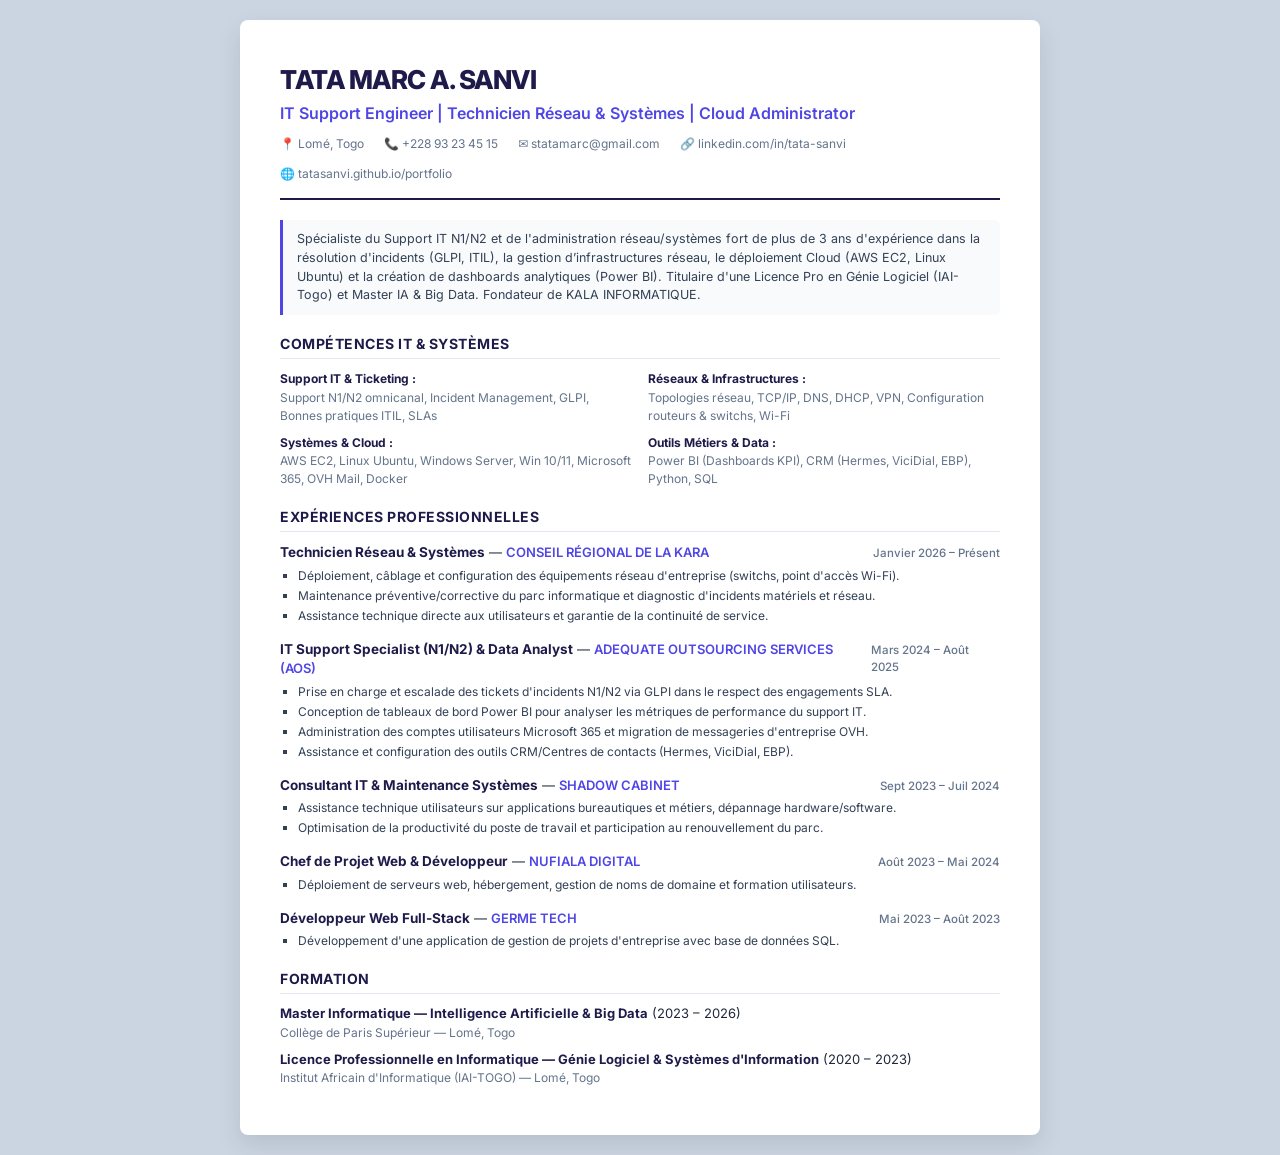
<file: CV-SANVI TATA/CV_IT_Support_Systemes_Cloud.html>
<!DOCTYPE html>
<html lang="fr">
<head>
    <meta charset="UTF-8">
    <meta name="viewport" content="width=device-width, initial-scale=1.0">
    <title>CV Tata Marc A. SANVI — IT Support & Administrateur Systèmes/Cloud</title>
    <link href="https://fonts.googleapis.com/css2?family=Inter:wght@300;400;500;600;700&display=swap" rel="stylesheet">
    <style>
        :root {
            --primary: #1e1b4b;
            --accent: #4f46e5;
            --text: #1e293b;
            --text-light: #64748b;
            --bg: #ffffff;
            --card-bg: #f8fafc;
            --border: #e2e8f0;
        }
        * { box-sizing: border-box; margin: 0; padding: 0; }
        body {
            font-family: 'Inter', system-ui, -apple-system, sans-serif;
            color: var(--text);
            background: #cbd5e1;
            padding: 20px;
            line-height: 1.5;
            font-size: 13px;
        }
        .cv-page {
            background: var(--bg);
            max-width: 800px;
            margin: 0 auto;
            padding: 40px;
            box-shadow: 0 10px 25px rgba(0,0,0,0.1);
            border-radius: 8px;
        }
        header {
            border-bottom: 2px solid var(--primary);
            padding-bottom: 15px;
            margin-bottom: 20px;
        }
        .name {
            font-size: 26px;
            font-weight: 800;
            color: var(--primary);
            letter-spacing: -0.5px;
            text-transform: uppercase;
        }
        .title {
            font-size: 16px;
            font-weight: 600;
            color: var(--accent);
            margin-top: 2px;
        }
        .contact-bar {
            display: flex;
            flex-wrap: wrap;
            gap: 12px 20px;
            margin-top: 10px;
            font-size: 12px;
            color: var(--text-light);
        }
        .contact-item a {
            color: var(--text-light);
            text-decoration: none;
        }
        .section-title {
            font-size: 14px;
            font-weight: 700;
            text-transform: uppercase;
            letter-spacing: 0.5px;
            color: var(--primary);
            border-bottom: 1px solid var(--border);
            padding-bottom: 4px;
            margin: 18px 0 10px 0;
        }
        .summary {
            font-size: 12.5px;
            color: #334155;
            background: var(--card-bg);
            padding: 10px 14px;
            border-left: 3px solid var(--accent);
            border-radius: 0 6px 6px 0;
            margin-bottom: 15px;
        }
        .skills-grid {
            display: grid;
            grid-template-columns: repeat(2, 1fr);
            gap: 8px 16px;
        }
        .skill-group strong {
            color: var(--primary);
            font-size: 12px;
        }
        .skill-group p {
            font-size: 12px;
            color: var(--text-light);
        }
        .job {
            margin-bottom: 14px;
        }
        .job-header {
            display: flex;
            justify-content: space-between;
            align-items: baseline;
        }
        .job-role {
            font-weight: 700;
            font-size: 13.5px;
            color: var(--primary);
        }
        .job-company {
            font-weight: 600;
            color: var(--accent);
        }
        .job-date {
            font-size: 11.5px;
            color: var(--text-light);
            font-weight: 500;
        }
        .job ul {
            list-style: square;
            padding-left: 18px;
            margin-top: 4px;
        }
        .job li {
            font-size: 12px;
            margin-bottom: 2px;
            color: #334155;
        }
        .edu-item {
            margin-bottom: 8px;
        }
        .edu-degree {
            font-weight: 700;
            color: var(--primary);
            font-size: 13px;
        }
        .edu-school {
            font-size: 12px;
            color: var(--text-light);
        }
        @media print {
            body { background: white; padding: 0; }
            .cv-page { box-shadow: none; border-radius: 0; padding: 30px; max-width: 100%; }
            .no-print { display: none; }
        }
    </style>
</head>
<body>
    <div class="cv-page">
        <header>
            <div class="name">Tata Marc A. SANVI</div>
            <div class="title">IT Support Engineer | Technicien Réseau & Systèmes | Cloud Administrator</div>
            <div class="contact-bar">
                <span class="contact-item">📍 Lomé, Togo</span>
                <span class="contact-item">📞 +228 93 23 45 15</span>
                <span class="contact-item">✉️ <a href="mailto:statamarc@gmail.com">statamarc@gmail.com</a></span>
                <span class="contact-item">🔗 <a href="https://www.linkedin.com/in/tata-sanvi" target="_blank">linkedin.com/in/tata-sanvi</a></span>
                <span class="contact-item">🌐 <a href="https://tatasanvi.github.io/portfolio" target="_blank">tatasanvi.github.io/portfolio</a></span>
            </div>
        </header>

        <div class="summary">
            Spécialiste du Support IT N1/N2 et de l'administration réseau/systèmes fort de plus de 3 ans d'expérience dans la résolution d'incidents (GLPI, ITIL), la gestion d’infrastructures réseau, le déploiement Cloud (AWS EC2, Linux Ubuntu) et la création de dashboards analytiques (Power BI). Titulaire d'une Licence Pro en Génie Logiciel (IAI-Togo) et Master IA & Big Data. Fondateur de KALA INFORMATIQUE.
        </div>

        <div class="section-title">Compétences IT & Systèmes</div>
        <div class="skills-grid">
            <div class="skill-group">
                <strong>Support IT & Ticketing :</strong>
                <p>Support N1/N2 omnicanal, Incident Management, GLPI, Bonnes pratiques ITIL, SLAs</p>
            </div>
            <div class="skill-group">
                <strong>Réseaux & Infrastructures :</strong>
                <p>Topologies réseau, TCP/IP, DNS, DHCP, VPN, Configuration routeurs & switchs, Wi-Fi</p>
            </div>
            <div class="skill-group">
                <strong>Systèmes & Cloud :</strong>
                <p>AWS EC2, Linux Ubuntu, Windows Server, Win 10/11, Microsoft 365, OVH Mail, Docker</p>
            </div>
            <div class="skill-group">
                <strong>Outils Métiers & Data :</strong>
                <p>Power BI (Dashboards KPI), CRM (Hermes, ViciDial, EBP), Python, SQL</p>
            </div>
        </div>

        <div class="section-title">Expériences Professionnelles</div>

        <div class="job">
            <div class="job-header">
                <div><span class="job-role">Technicien Réseau & Systèmes</span> — <span class="job-company">CONSEIL RÉGIONAL DE LA KARA</span></div>
                <div class="job-date">Janvier 2026 – Présent</div>
            </div>
            <ul>
                <li>Déploiement, câblage et configuration des équipements réseau d'entreprise (switchs, point d'accès Wi-Fi).</li>
                <li>Maintenance préventive/corrective du parc informatique et diagnostic d'incidents matériels et réseau.</li>
                <li>Assistance technique directe aux utilisateurs et garantie de la continuité de service.</li>
            </ul>
        </div>

        <div class="job">
            <div class="job-header">
                <div><span class="job-role">IT Support Specialist (N1/N2) & Data Analyst</span> — <span class="job-company">ADEQUATE OUTSOURCING SERVICES (AOS)</span></div>
                <div class="job-date">Mars 2024 – Août 2025</div>
            </div>
            <ul>
                <li>Prise en charge et escalade des tickets d'incidents N1/N2 via GLPI dans le respect des engagements SLA.</li>
                <li>Conception de tableaux de bord Power BI pour analyser les métriques de performance du support IT.</li>
                <li>Administration des comptes utilisateurs Microsoft 365 et migration de messageries d'entreprise OVH.</li>
                <li>Assistance et configuration des outils CRM/Centres de contacts (Hermes, ViciDial, EBP).</li>
            </ul>
        </div>

        <div class="job">
            <div class="job-header">
                <div><span class="job-role">Consultant IT & Maintenance Systèmes</span> — <span class="job-company">SHADOW CABINET</span></div>
                <div class="job-date">Sept 2023 – Juil 2024</div>
            </div>
            <ul>
                <li>Assistance technique utilisateurs sur applications bureautiques et métiers, dépannage hardware/software.</li>
                <li>Optimisation de la productivité du poste de travail et participation au renouvellement du parc.</li>
            </ul>
        </div>

        <div class="job">
            <div class="job-header">
                <div><span class="job-role">Chef de Projet Web & Développeur</span> — <span class="job-company">NUFIALA DIGITAL</span></div>
                <div class="job-date">Août 2023 – Mai 2024</div>
            </div>
            <ul>
                <li>Déploiement de serveurs web, hébergement, gestion de noms de domaine et formation utilisateurs.</li>
            </ul>
        </div>

        <div class="job">
            <div class="job-header">
                <div><span class="job-role">Développeur Web Full-Stack</span> — <span class="job-company">GERME TECH</span></div>
                <div class="job-date">Mai 2023 – Août 2023</div>
            </div>
            <ul>
                <li>Développement d'une application de gestion de projets d'entreprise avec base de données SQL.</li>
            </ul>
        </div>

        <div class="section-title">Formation</div>
        <div class="edu-item">
            <span class="edu-degree">Master Informatique — Intelligence Artificielle & Big Data</span> (2023 – 2026)
            <div class="edu-school">Collège de Paris Supérieur — Lomé, Togo</div>
        </div>
        <div class="edu-item">
            <span class="edu-degree">Licence Professionnelle en Informatique — Génie Logiciel & Systèmes d'Information</span> (2020 – 2023)
            <div class="edu-school">Institut Africain d'Informatique (IAI-TOGO) — Lomé, Togo</div>
        </div>
    </div>
</body>
</html>
</file>
<file: style.css>
/* --- CSS VARIABLES & SYSTEM TOKENS --- */
:root {
    --bg-primary: #08080F;    /* Deep dark blue-black */
    --bg-surface: #0F0F1C;    /* Cards & panels background */
    --bg-surface2: #161628;   /* Hover states background */
    
    /* Accents & Highlights */
    --accent: #5B6EF5;        /* Electric blue */
    --accent-glow: rgba(91, 110, 245, 0.15);
    --accent2: #9B5CF6;       /* Electric purple */
    --accent2-glow: rgba(155, 92, 246, 0.15);
    
    /* Text colors */
    --text-primary: #E8E8F4;
    --text-muted: #8888A8;
    --text-dim: #4A4A6A;
    
    /* Borders */
    --border: rgba(120, 120, 200, 0.1);
    --border-hi: rgba(91, 110, 245, 0.3);
    --border-card-hover: rgba(91, 110, 245, 0.5);

    /* Fonts */
    --font-heading: 'Clash Display', -apple-system, sans-serif;
    --font-subtitle: 'Satoshi', -apple-system, sans-serif;
    --font-body: 'Inter', sans-serif;
    --font-mono: 'Fira Code', 'Cascadia Code', monospace;
    
    --transition-smooth: all 0.4s cubic-bezier(0.16, 1, 0.3, 1);
    --transition-fast: all 0.2s cubic-bezier(0.16, 1, 0.3, 1);
    --max-width: 1280px;
}

/* --- BASE STYLING --- */
* {
    margin: 0;
    padding: 0;
    box-sizing: border-box;
}

html {
    scroll-behavior: smooth;
    background-color: var(--bg-primary);
}

body {
    background-color: var(--bg-primary);
    color: var(--text-primary);
    font-family: var(--font-body);
    font-size: 14px;
    line-height: 1.75;
    overflow-x: hidden;
    -webkit-font-smoothing: antialiased;
    position: relative;
}

/* Scrollbar styling */
::-webkit-scrollbar {
    width: 8px;
}
::-webkit-scrollbar-track {
    background: var(--bg-primary);
}
::-webkit-scrollbar-thumb {
    background: var(--bg-surface);
    border: 2px solid var(--bg-primary);
    border-radius: 10px;
}
::-webkit-scrollbar-thumb:hover {
    background: var(--accent);
}

/* --- OVERLAYS & CANVAS BACKGROUNDS --- */

/* Subtly Grain/Noise Overlay */
.noise-overlay {
    position: fixed;
    top: 0;
    left: 0;
    width: 100vw;
    height: 100vh;
    z-index: 9999;
    pointer-events: none;
    opacity: 0.035;
    background-image: url("data:image/svg+xml,%3Csvg viewBox='0 0 200 200' xmlns='http://www.w3.org/2000/svg'%3E%3Cfilter id='noiseFilter'%3E%3CfeTurbulence type='fractalNoise' baseFrequency='0.8' numOctaves='3' stitchTiles='stitch'/%3E%3C/filter%3E%3Crect width='100%25' height='100%25' filter='url(%23noiseFilter)'/%3E%3C/svg%3E");
}

/* Grid background line effects */
.grid-background {
    position: fixed;
    top: 0;
    left: 0;
    width: 100vw;
    height: 100vh;
    z-index: -3;
    pointer-events: none;
    background-size: 80px 80px;
    background-image: 
        linear-gradient(to right, rgba(120, 120, 200, 0.02) 1px, transparent 1px),
        linear-gradient(to bottom, rgba(120, 120, 200, 0.02) 1px, transparent 1px);
    mask-image: radial-gradient(ellipse at 50% 50%, black 40%, transparent 100%);
    -webkit-mask-image: radial-gradient(ellipse at 50% 50%, black 40%, transparent 100%);
}

/* Particles background canvas */
#particle-canvas {
    position: fixed;
    top: 0;
    left: 0;
    width: 100vw;
    height: 100vh;
    z-index: -2;
    pointer-events: none;
    background: radial-gradient(circle at 50% 10%, #101020 0%, var(--bg-primary) 80%);
}

/* --- CUSTOM INTERACTIVE CURSOR (Desktop only) --- */
#custom-cursor {
    width: 24px;
    height: 24px;
    border: 1.5px solid var(--accent);
    border-radius: 50%;
    position: fixed;
    transform: translate(-50%, -50%);
    pointer-events: none;
    z-index: 10000;
    transition: width 0.2s, height 0.2s, background-color 0.2s, border-color 0.2s;
    transition-timing-function: cubic-bezier(0.16, 1, 0.3, 1);
    display: none;
}

body.cursor-active #custom-cursor {
    display: block;
}

/* When hovering clickable elements */
#custom-cursor.hovered {
    width: 48px;
    height: 48px;
    background-color: rgba(91, 110, 245, 0.1);
    border-color: var(--accent);
}

/* --- SCROLL PROGRESS LINE --- */
#scroll-progress {
    position: fixed;
    top: 0;
    left: 0;
    height: 2.5px;
    background: linear-gradient(to right, var(--accent), var(--accent2));
    width: 0%;
    z-index: 1001;
    transition: width 0.1s linear;
}

/* --- CONTAINER & TYPOGRAPHY --- */
.container {
    max-width: var(--max-width);
    margin: 0 auto;
    padding: 0 24px;
}

@media (min-width: 768px) { .container { padding: 0 48px; } }
@media (min-width: 1024px) { .container { padding: 0 80px; } }

/* Headers formatting */
h1, h2 {
    font-family: var(--font-heading);
    font-weight: 700;
    letter-spacing: -0.03em;
    color: var(--text-primary);
}

h3 {
    font-family: var(--font-subtitle);
    font-weight: 600;
    letter-spacing: -0.01em;
    color: var(--text-primary);
}

/* Section tags */
.section-num-tag {
    font-family: var(--font-mono);
    font-size: 11px;
    font-weight: 600;
    letter-spacing: 0.12em;
    color: var(--accent);
    text-transform: uppercase;
    display: inline-block;
    margin-bottom: 12px;
}

.section-title {
    font-size: clamp(32px, 5vw, 48px);
    margin-bottom: 2rem;
    line-height: 1.15;
}

/* Highlight components */
.gradient-text {
    background: linear-gradient(135deg, var(--text-primary) 20%, var(--accent) 100%);
    -webkit-background-clip: text;
    -webkit-text-fill-color: transparent;
    background-clip: text;
}

/* --- BUTTONS --- */
.btn {
    display: inline-flex;
    align-items: center;
    gap: 8px;
    padding: 12px 28px;
    border-radius: 8px;
    font-size: 13px;
    font-weight: 600;
    text-decoration: none;
    cursor: pointer;
    transition: var(--transition-smooth);
}

.btn-primary {
    background: var(--accent);
    color: #fff;
    border: 1px solid var(--accent);
    box-shadow: 0 4px 20px var(--accent-glow);
}

.btn-primary:hover {
    background: #6c7eff;
    border-color: #6c7eff;
    transform: translateY(-2px);
    box-shadow: 0 6px 25px rgba(91, 110, 245, 0.4);
}

.btn-secondary {
    background: transparent;
    color: var(--text-primary);
    border: 1px solid var(--border);
}

.btn-secondary:hover {
    background: var(--bg-surface);
    border-color: var(--border-hi);
    transform: translateY(-2px);
}

.btn-block {
    display: flex;
    justify-content: center;
    width: 100%;
}

/* Button arrow animations */
.icon-arrow-down {
    transition: transform 0.3s ease;
}
.btn:hover .icon-arrow-down {
    transform: translateY(3px);
}

.icon-arrow-right {
    transition: transform 0.3s ease;
}
.btn:hover .icon-arrow-right {
    transform: translateX(3px);
}

/* --- HEADER & NAVIGATION --- */
#main-header {
    position: fixed;
    top: 0;
    left: 0;
    width: 100%;
    height: 70px;
    z-index: 100;
    border-bottom: 1px solid var(--border);
    background: rgba(8, 8, 15, 0.75);
    backdrop-filter: blur(16px);
    -webkit-backdrop-filter: blur(16px);
    transition: var(--transition-smooth);
}

#main-header.scrolled {
    height: 60px;
    border-color: rgba(91, 110, 245, 0.15);
    background: rgba(8, 8, 15, 0.85);
}

.header-container {
    display: flex;
    justify-content: space-between;
    align-items: center;
    height: 100%;
    max-width: var(--max-width);
    margin: 0 auto;
    padding: 0 24px;
}

@media (min-width: 768px) { .header-container { padding: 0 48px; } }
@media (min-width: 1024px) { .header-container { padding: 0 80px; } }

.logo {
    text-decoration: none;
    font-family: var(--font-heading);
    font-size: 18px;
    font-weight: 700;
    color: var(--text-primary);
    letter-spacing: -0.02em;
}

.logo-accent {
    color: var(--accent);
}

/* Desktop Menu */
#nav-menu ul {
    display: flex;
    gap: 32px;
    list-style: none;
}

.nav-link {
    color: var(--text-muted);
    text-decoration: none;
    font-size: 13px;
    font-weight: 500;
    transition: var(--transition-fast);
    position: relative;
    padding: 6px 0;
}

.nav-link:hover, .nav-link.active {
    color: var(--text-primary);
}

/* Slide-in indicator line below active links */
.nav-link::after {
    content: '';
    position: absolute;
    bottom: 0;
    left: 0;
    width: 0;
    height: 1.5px;
    background: var(--accent);
    transition: var(--transition-fast);
}

.nav-link:hover::after, .nav-link.active::after {
    width: 100%;
}

/* Mobile Hamburger Menu */
.nav-toggle {
    display: none;
    flex-direction: column;
    justify-content: space-between;
    width: 20px;
    height: 14px;
    cursor: pointer;
    z-index: 110;
}

.hamburger-bar {
    width: 100%;
    height: 1.5px;
    background-color: var(--text-primary);
    transition: var(--transition-fast);
}

/* --- GLASS PANELS --- */
.glass-panel {
    background: rgba(15, 15, 28, 0.4);
    border: 1px solid var(--border);
    border-radius: 12px;
    padding: 32px;
    box-shadow: 0 10px 40px rgba(0, 0, 0, 0.2);
    transition: var(--transition-smooth);
}

.glass-panel:hover {
    border-color: var(--border-hi);
    box-shadow: 0 15px 40px var(--accent-glow);
}

/* --- HERO SECTION --- */
.hero-section {
    min-height: 100vh;
    display: flex;
    align-items: center;
    position: relative;
    padding-top: 80px;
    overflow: hidden;
}

.signature-bg-text {
    position: absolute;
    bottom: -10px;
    right: -20px;
    font-family: var(--font-heading);
    font-size: clamp(100px, 25vw, 250px);
    font-weight: 800;
    color: var(--text-dim);
    opacity: 0.04;
    user-select: none;
    pointer-events: none;
    z-index: -1;
    letter-spacing: -0.05em;
}

.hero-content {
    max-width: 680px;
    display: flex;
    flex-direction: column;
    gap: 24px;
}

/* Availability Badge */
.availability-badge {
    display: inline-flex;
    align-items: center;
    gap: 8px;
    background: var(--accent-glow);
    border: 1px solid var(--border-hi);
    color: #8BA3FF;
    font-size: 11px;
    font-weight: 600;
    letter-spacing: 0.06em;
    text-transform: uppercase;
    padding: 6px 14px;
    border-radius: 100px;
    align-self: flex-start;
}

.pulse-dot {
    width: 6px;
    height: 6px;
    border-radius: 50%;
    background: var(--accent);
    box-shadow: 0 0 8px var(--accent);
    animation: badge-pulse 2s infinite ease-in-out;
}

@keyframes badge-pulse {
    0%, 100% { opacity: 1; transform: scale(1); }
    50% { opacity: 0.4; transform: scale(1.2); }
}

.hero-headline {
    font-size: clamp(38px, 6vw, 68px);
    line-height: 1.1;
    letter-spacing: -0.03em;
}

.dynamic-tagline {
    display: inline-block;
    position: relative;
    min-width: 200px;
}

.hero-subtext {
    font-size: 15px;
    color: var(--text-muted);
    max-width: 500px;
    line-height: 1.8;
}

.hero-actions {
    display: flex;
    gap: 16px;
    margin-top: 12px;
}

/* --- ABOUT SECTION --- */
.about-section {
    padding: 120px 0;
    border-top: 1px solid var(--border);
}

.about-grid {
    display: grid;
    grid-template-columns: 1fr;
    gap: 48px;
}

@media (min-width: 1024px) {
    .about-grid {
        grid-template-columns: 1.2fr 0.8fr;
        gap: 80px;
    }
}

.about-text-content {
    display: flex;
    flex-direction: column;
}

.about-paragraphs p {
    color: var(--text-muted);
    font-size: 14px;
    margin-bottom: 20px;
    line-height: 1.8;
}

.about-paragraphs p:last-child {
    margin-bottom: 0;
}

/* Stats panel */
.about-stats-content {
    display: flex;
    flex-direction: column;
    gap: 16px;
    justify-content: center;
}

.stat-item-panel {
    background: rgba(15, 15, 28, 0.3);
    border: 1px solid var(--border);
    border-radius: 10px;
    padding: 24px;
    display: flex;
    align-items: center;
    gap: 20px;
    transition: var(--transition-smooth);
}

.stat-item-panel:hover {
    border-color: rgba(120, 120, 200, 0.25);
    background: rgba(15, 15, 28, 0.5);
    transform: translateX(4px);
}

.stat-val-wrap {
    font-family: var(--font-heading);
    font-size: 38px;
    font-weight: 700;
    color: var(--text-primary);
    line-height: 1;
    min-width: 80px;
    background: linear-gradient(135deg, #FFF 0%, var(--accent) 100%);
    -webkit-background-clip: text;
    -webkit-text-fill-color: transparent;
}

.stat-label-text {
    font-size: 13px;
    color: var(--text-muted);
    font-weight: 500;
}

/* --- SKILLS SECTION --- */
.skills-section {
    padding: 120px 0;
    border-top: 1px solid var(--border);
}

.skills-grid {
    display: grid;
    grid-template-columns: 1fr;
    gap: 24px;
}

@media (min-width: 768px) {
    .skills-grid {
        grid-template-columns: repeat(2, 1fr);
    }
}
@media (min-width: 1024px) {
    .skills-grid {
        grid-template-columns: repeat(3, 1fr);
    }
}

.skills-category-panel {
    background: rgba(15, 15, 28, 0.3);
    border: 1px solid var(--border);
    border-radius: 12px;
    padding: 28px;
    display: flex;
    flex-direction: column;
    gap: 24px;
    transition: var(--transition-smooth);
}

.skills-category-panel:hover {
    border-color: var(--border-hi);
    box-shadow: 0 10px 30px var(--accent-glow);
}

.skills-category-title {
    display: flex;
    align-items: center;
    gap: 10px;
    font-size: 15px;
    font-weight: 600;
    color: var(--text-primary);
}

.skills-category-icon {
    font-size: 18px;
}

.skills-list {
    display: flex;
    flex-direction: column;
    gap: 16px;
    list-style: none;
}

.skill-row {
    display: flex;
    flex-direction: column;
    gap: 6px;
}

.skill-info {
    display: flex;
    justify-content: space-between;
    font-size: 12px;
    font-weight: 500;
}

.skill-label {
    color: var(--text-primary);
}

.skill-val {
    color: var(--text-muted);
    font-family: var(--font-mono);
}

.skill-track {
    width: 100%;
    height: 4px;
    background: rgba(255, 255, 255, 0.03);
    border-radius: 10px;
    overflow: hidden;
}

.skill-fill {
    height: 100%;
    background: linear-gradient(90deg, var(--accent), var(--accent2));
    border-radius: 10px;
    width: 0%; /* Dynamic animation via JS */
    transition: width 1.5s cubic-bezier(0.1, 1, 0.1, 1);
}

/* --- PROJECTS SECTION --- */
.projects-section {
    padding: 120px 0;
    border-top: 1px solid var(--border);
}

.projects-header {
    display: flex;
    flex-direction: column;
    justify-content: space-between;
    gap: 20px;
    margin-bottom: 40px;
}

@media (min-width: 768px) {
    .projects-header {
        flex-direction: row;
        align-items: flex-end;
    }
    .projects-header .section-title {
        margin-bottom: 0;
    }
}

/* Category filter styling */
.projects-filter {
    display: flex;
    gap: 8px;
    flex-wrap: wrap;
}

.filter-btn {
    background: transparent;
    border: 1px solid var(--border);
    color: var(--text-muted);
    padding: 6px 16px;
    border-radius: 100px;
    font-size: 11px;
    font-weight: 600;
    letter-spacing: 0.05em;
    text-transform: uppercase;
    cursor: pointer;
    transition: var(--transition-fast);
}

.filter-btn:hover, .filter-btn.active {
    color: var(--text-primary);
    border-color: var(--border-hi);
    background: var(--bg-surface);
}

/* Projects Grid */
.projects-grid {
    display: grid;
    grid-template-columns: 1fr;
    gap: 24px;
}

@media (min-width: 768px) {
    .projects-grid {
        grid-template-columns: repeat(2, 1fr);
    }
}
@media (min-width: 1024px) {
    .projects-grid {
        grid-template-columns: repeat(3, 1fr);
    }
}

/* Featured Project card is full width */
.projects-grid .project-card-wrapper.featured {
    grid-column: 1 / -1;
}

.project-card {
    background: rgba(15, 15, 28, 0.3);
    border: 1px solid var(--border);
    border-radius: 10px;
    overflow: hidden;
    height: 100%;
    display: flex;
    flex-direction: column;
    transition: var(--transition-smooth);
}

.project-card:hover {
    border-color: var(--border-card-hover);
    box-shadow: 0 10px 40px var(--accent-glow);
    transform: translateY(-2px);
}

/* Image Visual Placeholder */
.project-media-placeholder {
    height: 180px;
    background: linear-gradient(135deg, rgba(91, 110, 245, 0.05) 0%, rgba(155, 92, 246, 0.05) 100%);
    position: relative;
    border-bottom: 1px solid var(--border);
    display: flex;
    align-items: center;
    justify-content: center;
}

.project-media-placeholder i {
    font-size: 44px;
    background: linear-gradient(135deg, var(--accent), var(--accent2));
    -webkit-background-clip: text;
    -webkit-text-fill-color: transparent;
}

.project-card-content {
    padding: 24px;
    display: flex;
    flex-direction: column;
    gap: 12px;
    flex: 1;
}

.project-category-tag {
    font-family: var(--font-mono);
    font-size: 10px;
    color: var(--accent);
    font-weight: 600;
    text-transform: uppercase;
    letter-spacing: 0.08em;
}

.project-title-row {
    display: flex;
    justify-content: space-between;
    align-items: center;
}

.project-card h3 {
    font-size: 18px;
    font-weight: 700;
}

.project-links {
    display: flex;
    gap: 12px;
}

.proj-link {
    color: var(--text-muted);
    font-size: 14px;
    transition: var(--transition-fast);
}

.proj-link:hover {
    color: var(--text-primary);
}

/* Rotate external arrow icon on link hover */
.proj-link:hover i.fa-arrow-up-right-from-square {
    transform: rotate(45deg);
}

.project-desc {
    color: var(--text-muted);
    font-size: 13px;
    line-height: 1.6;
}

.project-stack-tags {
    display: flex;
    flex-wrap: wrap;
    gap: 6px;
    margin-top: auto;
    padding-top: 16px;
}

.stack-tag {
    font-family: var(--font-mono);
    font-size: 11px;
    background: rgba(255, 255, 255, 0.02);
    border: 1px solid var(--border);
    color: var(--text-muted);
    padding: 2px 8px;
    border-radius: 4px;
}

/* Featured project structure styling override */
.project-card-wrapper.featured .project-card {
    flex-direction: column;
}

@media (min-width: 900px) {
    .project-card-wrapper.featured .project-card {
        flex-direction: row;
    }
    
    .project-card-wrapper.featured .project-media-placeholder {
        width: 45%;
        height: auto;
        border-bottom: none;
        border-right: 1px solid var(--border);
    }
}

/* --- EXPERIENCE & TIMELINE --- */
.experience-section {
    padding: 120px 0;
    border-top: 1px solid var(--border);
}

.timeline-wrapper {
    position: relative;
    max-width: 800px;
    margin: 40px auto 0;
}

.timeline-line {
    position: absolute;
    top: 0;
    left: 16px;
    width: 2px;
    height: 100%;
    background: linear-gradient(to bottom, var(--accent), var(--accent2), transparent);
    z-index: 1;
}

@media (min-width: 768px) {
    .timeline-line {
        left: 50%;
        transform: translateX(-50%);
    }
}

.timeline-item {
    position: relative;
    margin-bottom: 48px;
    width: 100%;
    display: flex;
    flex-direction: column;
}

.timeline-item:last-child {
    margin-bottom: 0;
}

@media (min-width: 768px) {
    .timeline-item {
        flex-direction: row;
        justify-content: space-between;
    }
}

/* Timeline dot */
.timeline-dot {
    position: absolute;
    left: 16px;
    top: 24px;
    width: 12px;
    height: 12px;
    border-radius: 50%;
    background: var(--bg-primary);
    border: 2px solid var(--accent);
    z-index: 2;
    transform: translateX(-50%);
}

.timeline-item.current .timeline-dot {
    background: var(--accent);
    box-shadow: 0 0 10px var(--accent);
}

@media (min-width: 768px) {
    .timeline-dot {
        left: 50%;
    }
}

/* Timeline card content panel */
.timeline-content-panel {
    width: calc(100% - 40px);
    margin-left: 40px;
    background: rgba(15, 15, 28, 0.3);
    border: 1px solid var(--border);
    border-radius: 10px;
    padding: 24px;
    position: relative;
    transition: var(--transition-smooth);
}

.timeline-content-panel:hover {
    border-color: var(--border-hi);
    background: rgba(15, 15, 28, 0.5);
}

@media (min-width: 768px) {
    .timeline-content-panel {
        width: 45%;
        margin-left: 0;
    }
    
    /* Alternating layout on desktop */
    .timeline-item:nth-child(odd) {
        flex-direction: row-reverse;
    }
}

.timeline-period {
    font-family: var(--font-mono);
    font-size: 11px;
    color: var(--accent);
    font-weight: 500;
    margin-bottom: 6px;
    display: block;
}

.timeline-content-panel h3 {
    font-size: 16px;
    margin-bottom: 2px;
}

.timeline-company {
    font-size: 12px;
    color: var(--text-muted);
    font-weight: 500;
    margin-bottom: 12px;
    display: block;
}

.timeline-desc {
    font-size: 13px;
    color: var(--text-muted);
    line-height: 1.6;
}

/* --- CONTACT SECTION --- */
.contact-section {
    padding: 120px 0;
    border-top: 1px solid var(--border);
}

.contact-grid {
    display: grid;
    grid-template-columns: 1fr;
    gap: 48px;
}

@media (min-width: 1024px) {
    .contact-grid {
        grid-template-columns: 0.9fr 1.1fr;
        gap: 80px;
    }
}

.contact-left {
    display: flex;
    flex-direction: column;
    gap: 24px;
}

.contact-description {
    color: var(--text-muted);
    font-size: 14px;
    line-height: 1.8;
}

.contact-info-list {
    display: flex;
    flex-direction: column;
    gap: 20px;
    margin-top: 12px;
}

.contact-info-item {
    display: flex;
    flex-direction: column;
    gap: 4px;
}

.info-label-dim {
    font-family: var(--font-mono);
    font-size: 10px;
    color: var(--text-dim);
    letter-spacing: 0.08em;
}

.info-value-link {
    color: var(--text-primary);
    text-decoration: none;
    font-size: 16px;
    font-weight: 600;
    transition: var(--transition-fast);
    display: inline-block;
}

.info-value-link:hover {
    color: var(--accent);
    transform: translateX(2px);
}

.info-value-text {
    font-size: 15px;
    font-weight: 500;
    color: var(--text-primary);
}

/* Social links icons row */
.social-links-container {
    display: flex;
    gap: 12px;
    margin-top: 24px;
}

.social-link-btn {
    width: 40px;
    height: 40px;
    border-radius: 8px;
    background: rgba(15, 15, 28, 0.4);
    border: 1px solid var(--border);
    display: flex;
    align-items: center;
    justify-content: center;
    color: var(--text-muted);
    text-decoration: none;
    font-size: 16px;
    transition: var(--transition-smooth);
}

.social-link-btn:hover {
    color: var(--text-primary);
    border-color: var(--border-hi);
    background: var(--bg-surface2);
    transform: translateY(-3px);
}

/* Contact Form Styling */
.form-glass-panel {
    background: rgba(15, 15, 28, 0.25);
    border: 1px solid var(--border);
    border-radius: 12px;
    padding: 32px;
    box-shadow: 0 10px 40px rgba(0, 0, 0, 0.2);
}

.form-row {
    display: grid;
    grid-template-columns: 1fr;
    gap: 16px;
}

@media (min-width: 600px) {
    .form-row {
        grid-template-columns: repeat(2, 1fr);
    }
}

.form-group {
    margin-bottom: 20px;
}

.form-group label {
    display: block;
    font-size: 11px;
    font-weight: 600;
    color: var(--text-muted);
    margin-bottom: 8px;
    text-transform: uppercase;
    letter-spacing: 0.05em;
}

.form-group input, .form-group textarea {
    width: 100%;
    padding: 12px 16px;
    background: rgba(8, 8, 15, 0.4);
    border: 1px solid var(--border);
    border-radius: 8px;
    color: var(--text-primary);
    font-family: var(--font-body);
    font-size: 13px;
    transition: var(--transition-fast);
}

.form-group input::placeholder, .form-group textarea::placeholder {
    color: var(--text-dim);
}

.form-group input:focus, .form-group textarea:focus {
    outline: none;
    border-color: var(--border-hi);
    box-shadow: 0 0 12px var(--accent-glow);
    background: rgba(8, 8, 15, 0.6);
}

/* --- FOOTER --- */
#main-footer {
    border-top: 1px solid var(--border);
    padding: 32px 0;
    background: #05050A;
}

.footer-container {
    display: flex;
    justify-content: space-between;
    align-items: center;
    flex-direction: column;
    gap: 12px;
}

@media (min-width: 600px) {
    .footer-container {
        flex-direction: row;
    }
}

.footer-copy {
    font-size: 12px;
    color: var(--text-dim);
}

.footer-copy span {
    color: var(--text-muted);
}

.footer-tech {
    font-size: 12px;
    color: var(--text-dim);
    font-family: var(--font-mono);
}

/* --- BACK TO TOP BUTTON --- */
#back-to-top {
    position: fixed;
    bottom: 32px;
    right: 32px;
    width: 40px;
    height: 40px;
    border-radius: 8px;
    background: rgba(15, 15, 28, 0.8);
    border: 1px solid var(--border-hi);
    color: var(--text-primary);
    display: flex;
    align-items: center;
    justify-content: center;
    cursor: pointer;
    z-index: 90;
    opacity: 0;
    pointer-events: none;
    transition: var(--transition-smooth);
}

#back-to-top.visible {
    opacity: 1;
    pointer-events: auto;
}

#back-to-top:hover {
    background: var(--accent);
    box-shadow: 0 0 15px rgba(91, 110, 245, 0.4);
    transform: translateY(-2px);
}

/* --- RESPONSIVE & MOBILE OVERRIDES --- */
@media (max-width: 767px) {
    #nav-menu {
        position: fixed;
        top: 70px;
        right: -100%;
        width: 250px;
        height: calc(100vh - 70px);
        background: rgba(8, 8, 15, 0.95);
        backdrop-filter: blur(24px);
        -webkit-backdrop-filter: blur(24px);
        border-left: 1px solid var(--border);
        padding: 48px 24px;
        transition: var(--transition-smooth);
        z-index: 100;
    }
    
    #nav-menu.active {
        right: 0;
    }
    
    #nav-menu ul {
        flex-direction: column;
        gap: 24px;
        align-items: flex-start;
    }
    
    .nav-link {
        font-size: 16px;
    }
    
    .nav-toggle {
        display: flex;
    }
    
    /* Hamburger Menu Animation when active */
    #nav-toggle-btn.active .hamburger-bar:nth-child(1) {
        transform: translateY(6.5px) rotate(45deg);
    }
    
    #nav-toggle-btn.active .hamburger-bar:nth-child(2) {
        transform: translateY(-6px) rotate(-45deg);
    }
    
    /* Disable Custom Cursor and animations on mobile */
    #custom-cursor {
        display: none !important;
    }
    
    .reveal-on-scroll {
        opacity: 1 !important;
        transform: none !important;
    }
    
    .skill-fill {
        animation: none !important;
    }
}

/* --- ANIMATIONS & SCROLL REVEALS --- */
.reveal-on-scroll {
    opacity: 0;
    transform: translateY(24px);
    transition: opacity 0.8s cubic-bezier(0.16, 1, 0.3, 1), transform 0.8s cubic-bezier(0.16, 1, 0.3, 1);
}

.reveal-on-scroll.revealed {
    opacity: 1;
    transform: translateY(0);
}
</file>
